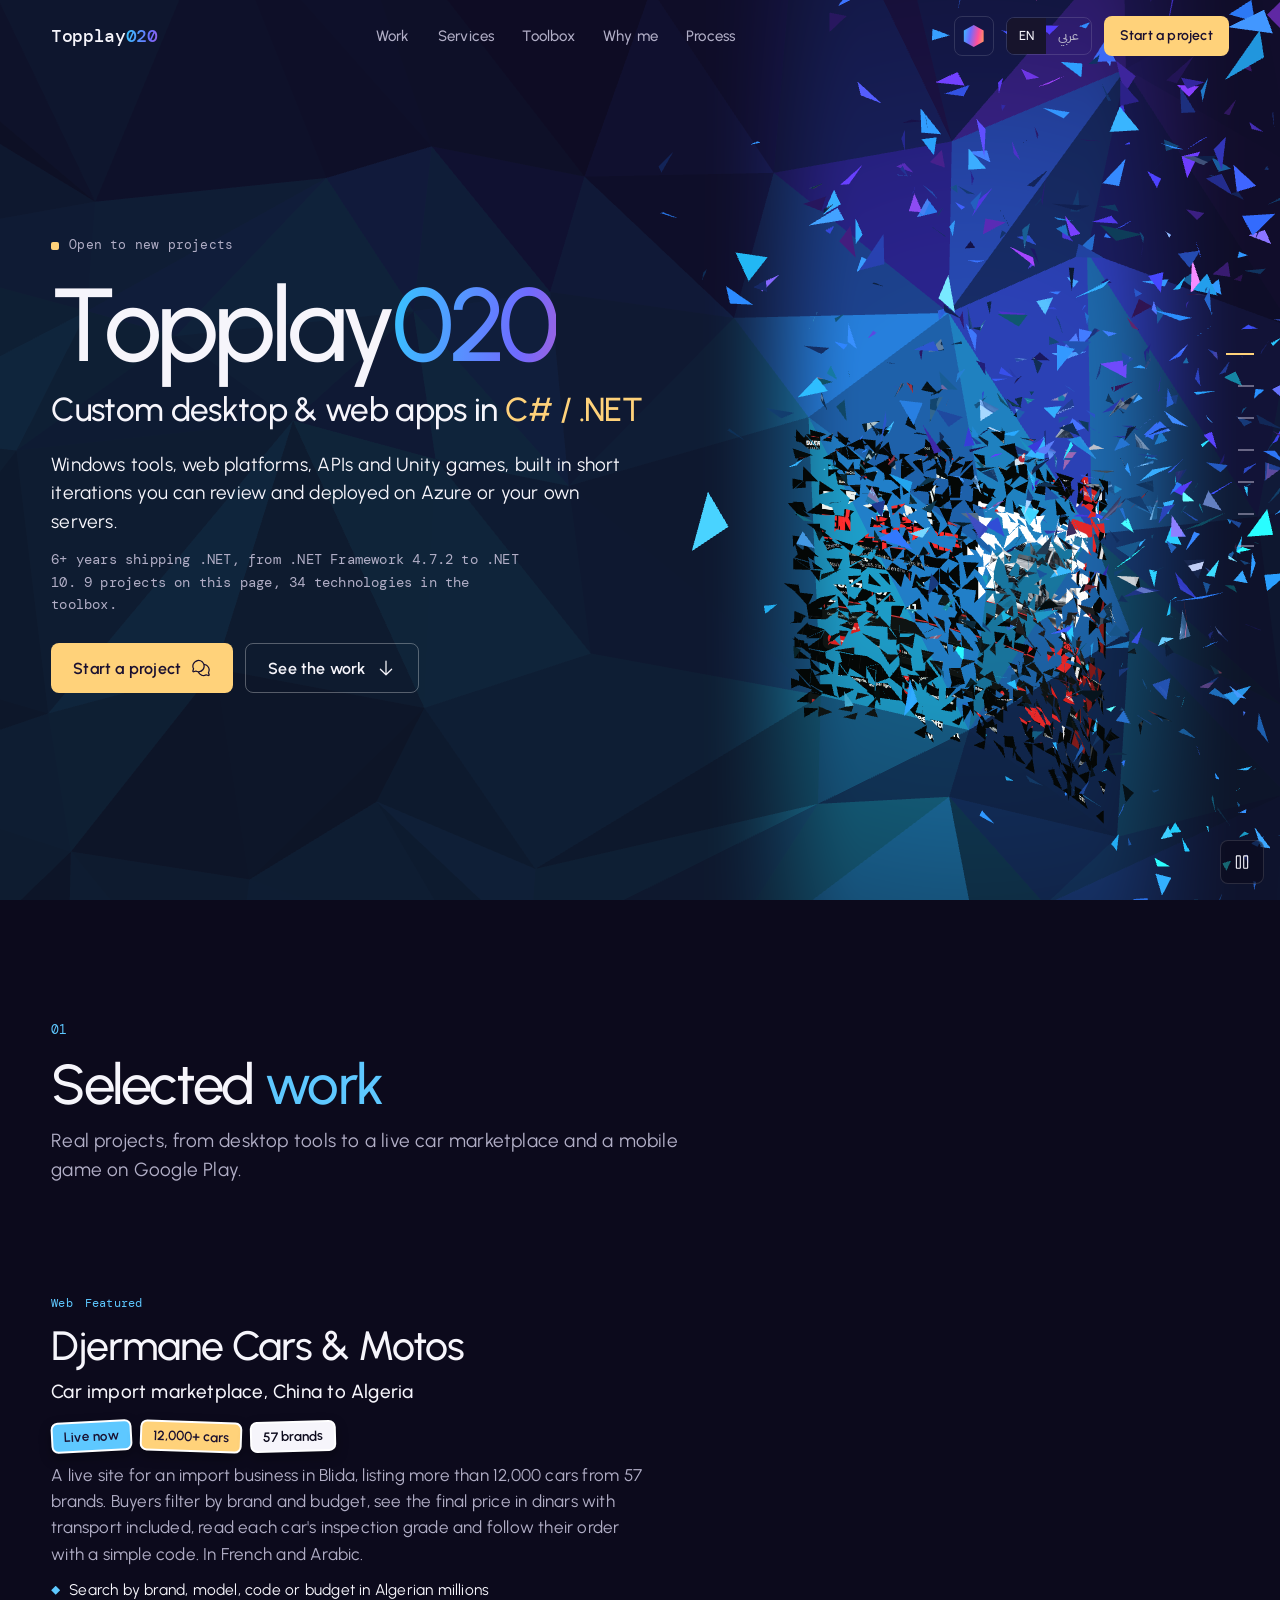
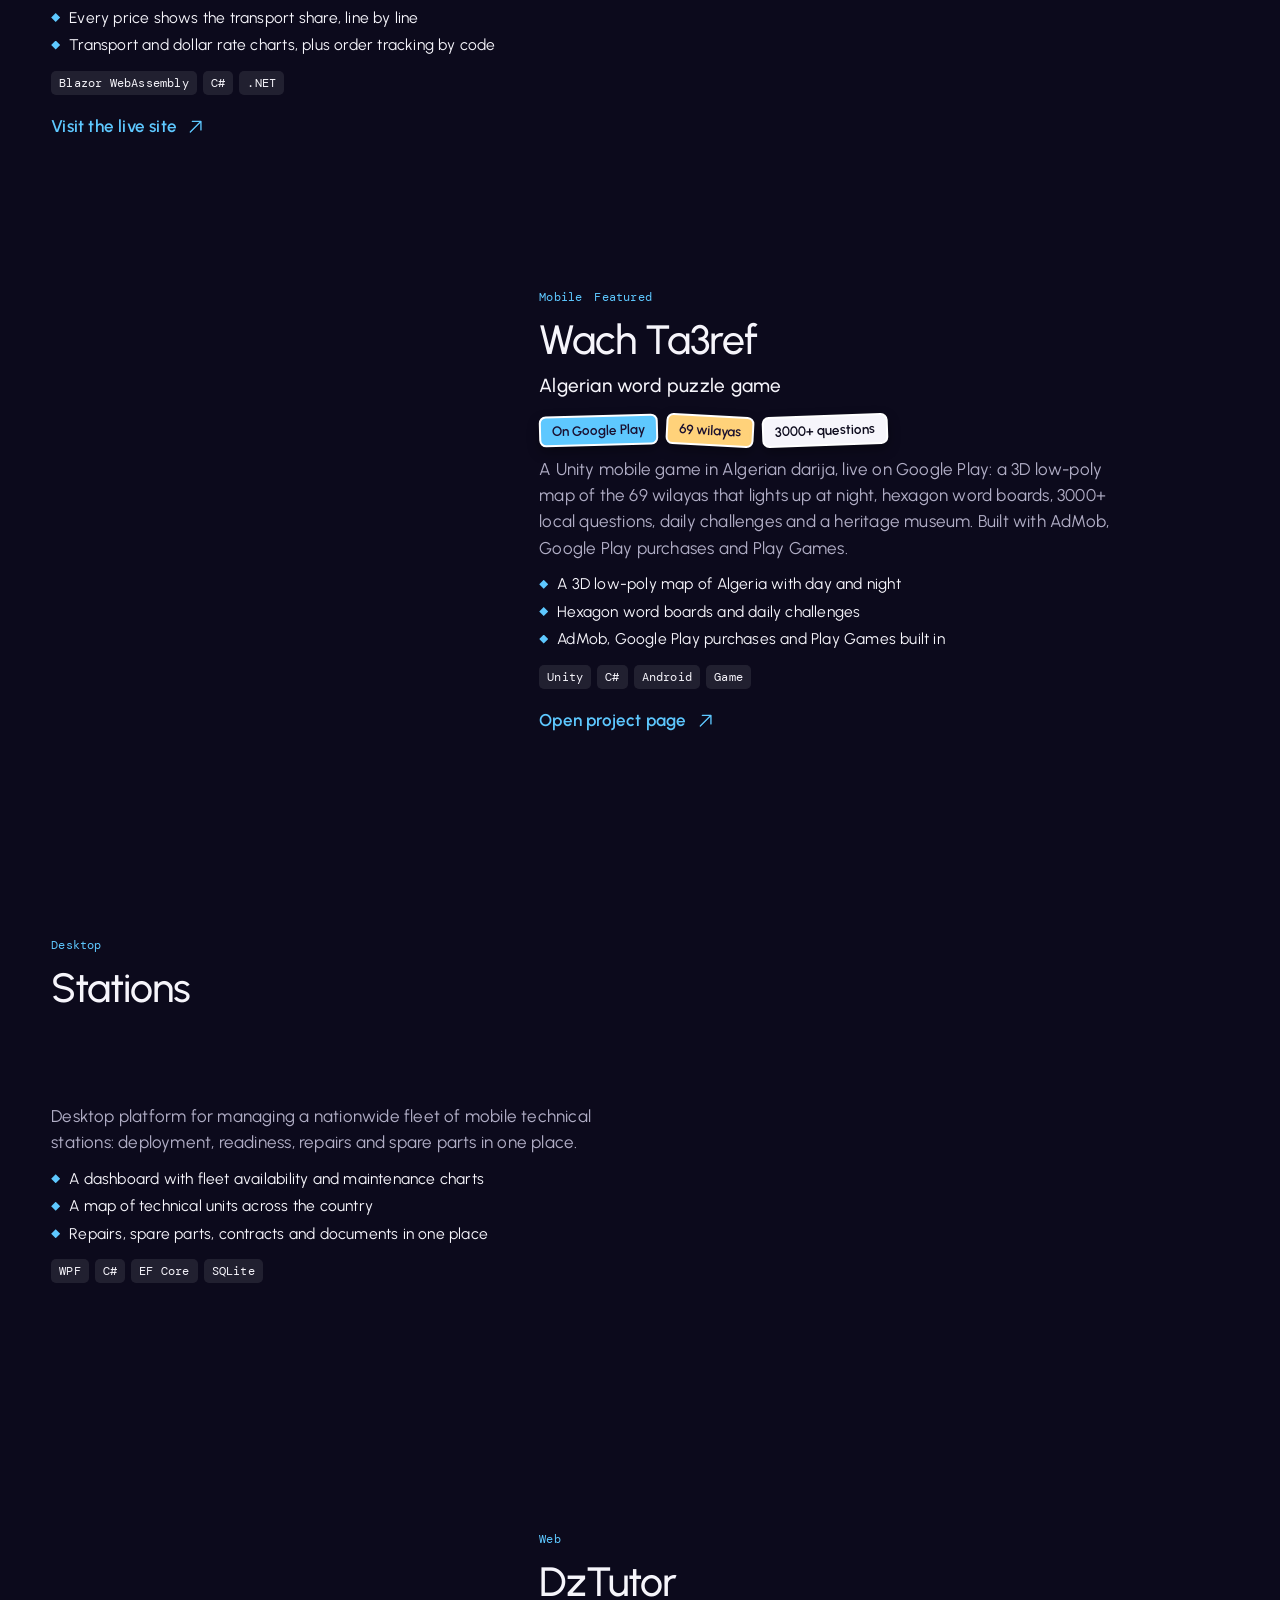
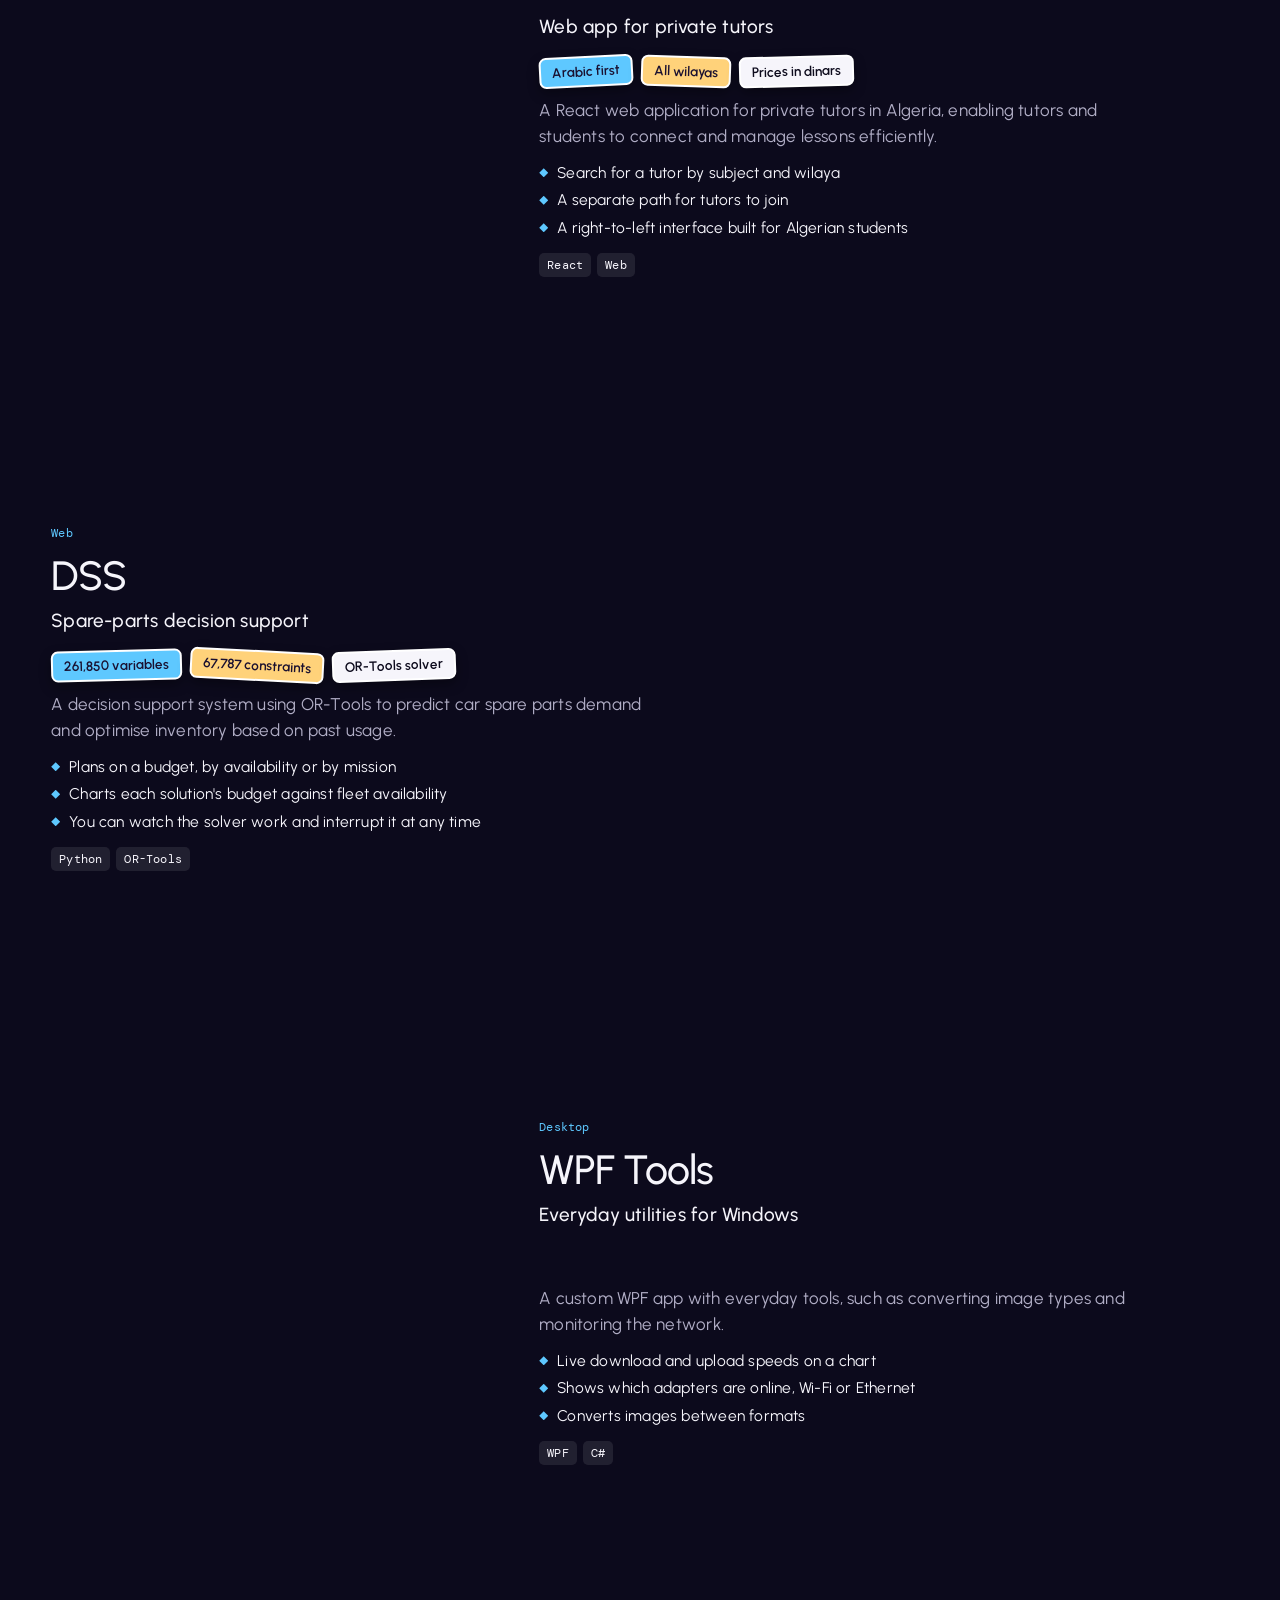
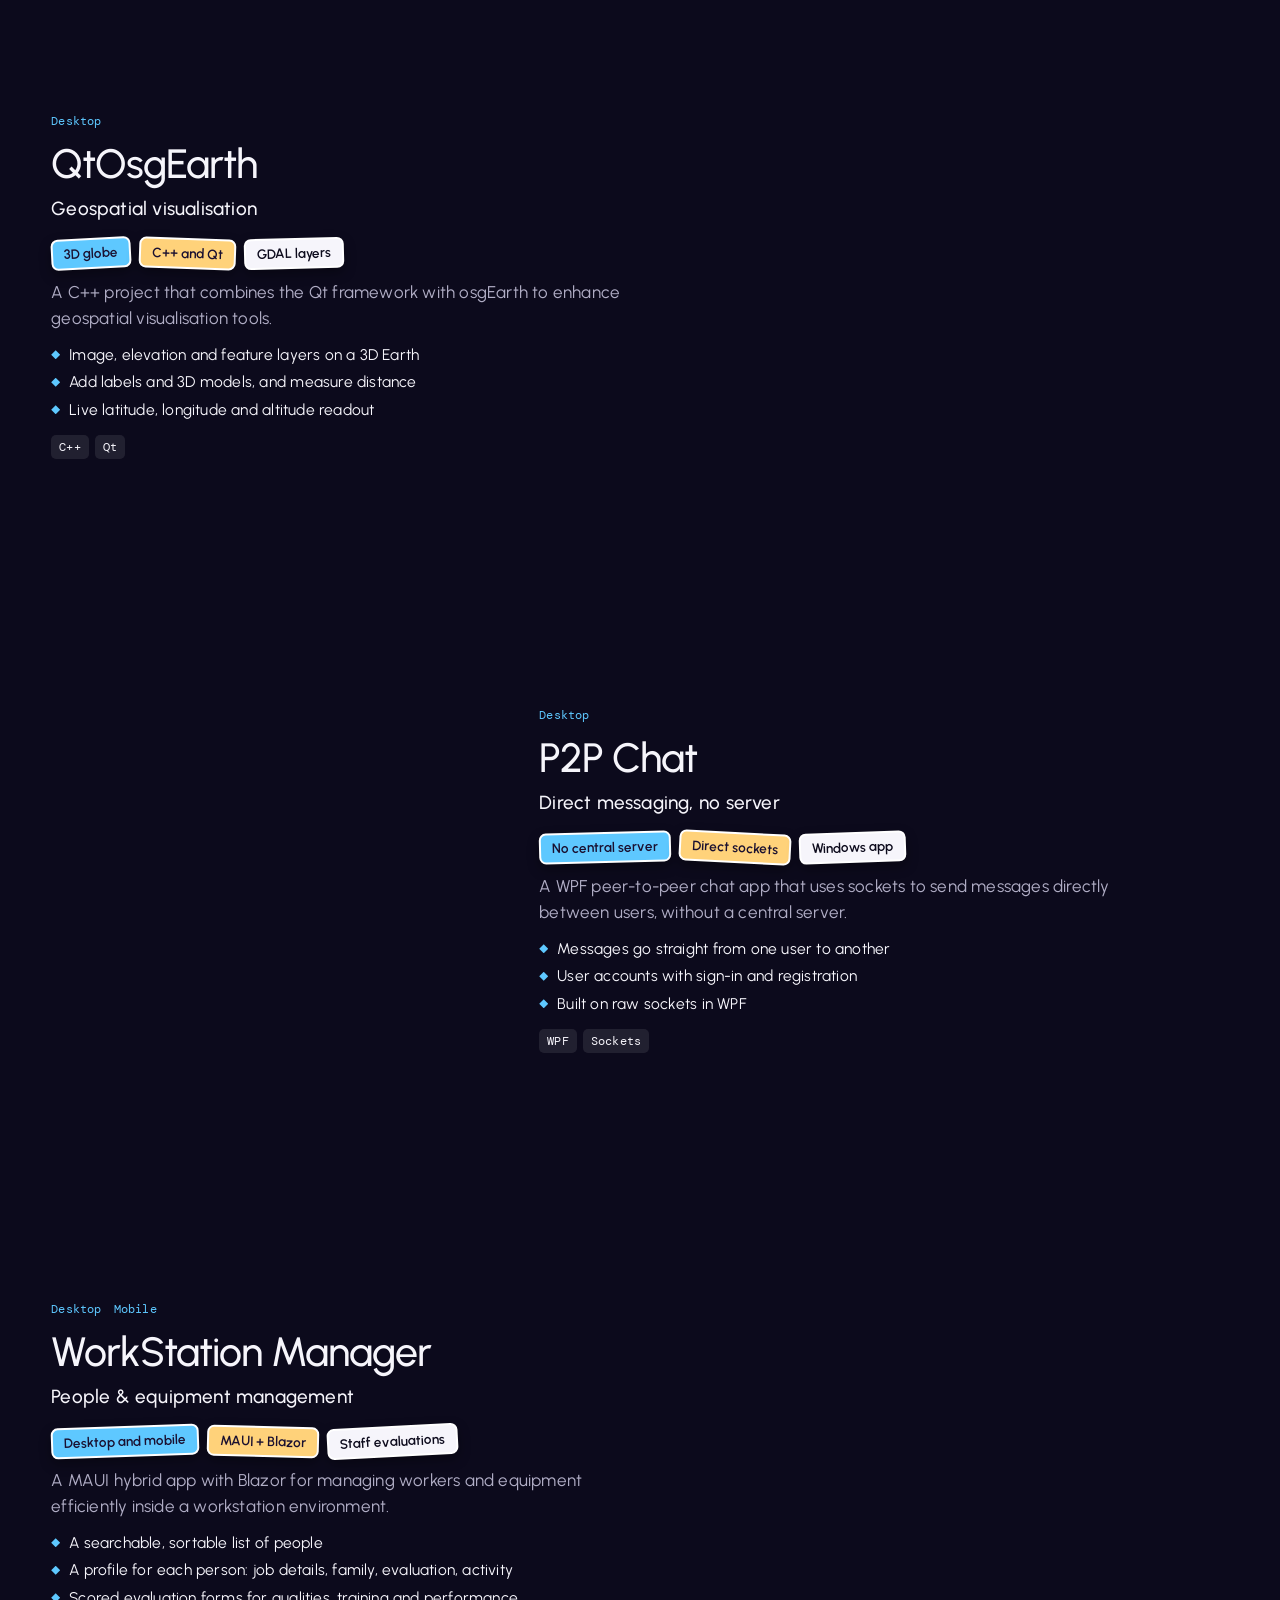
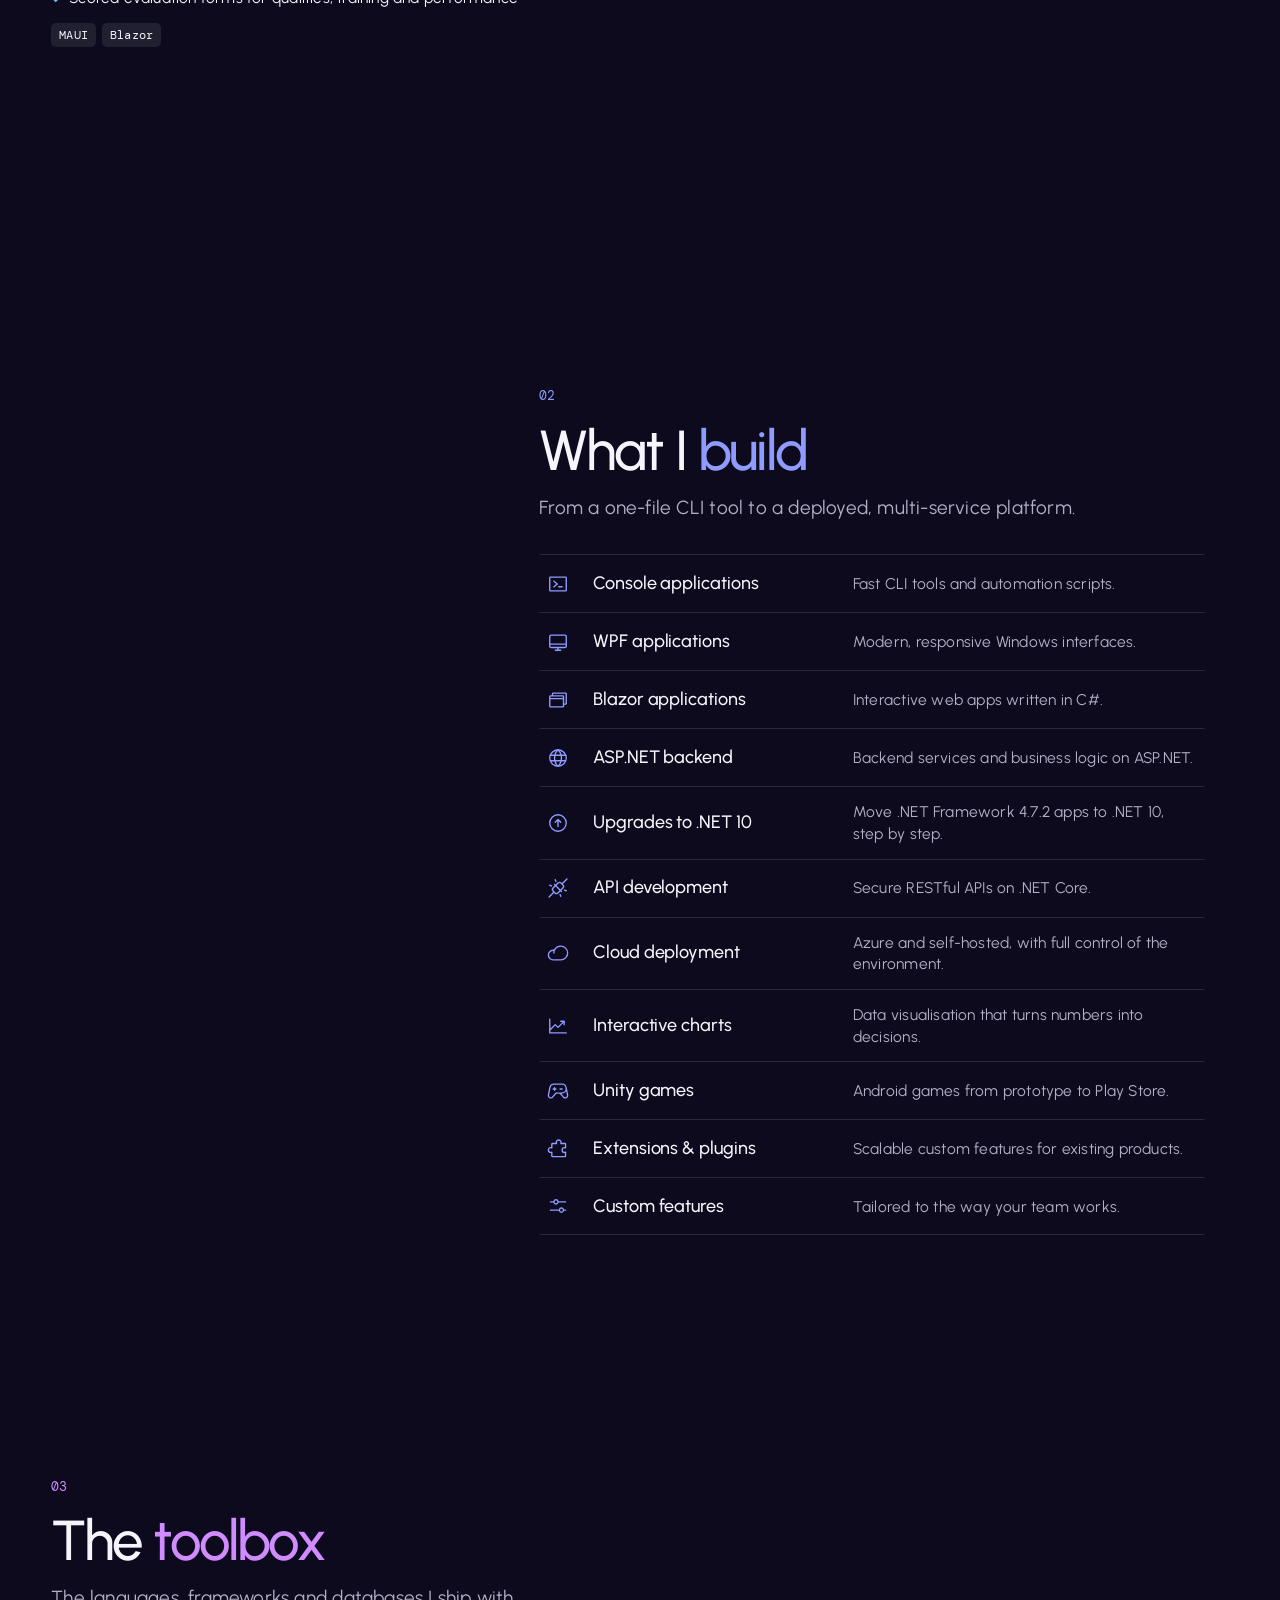
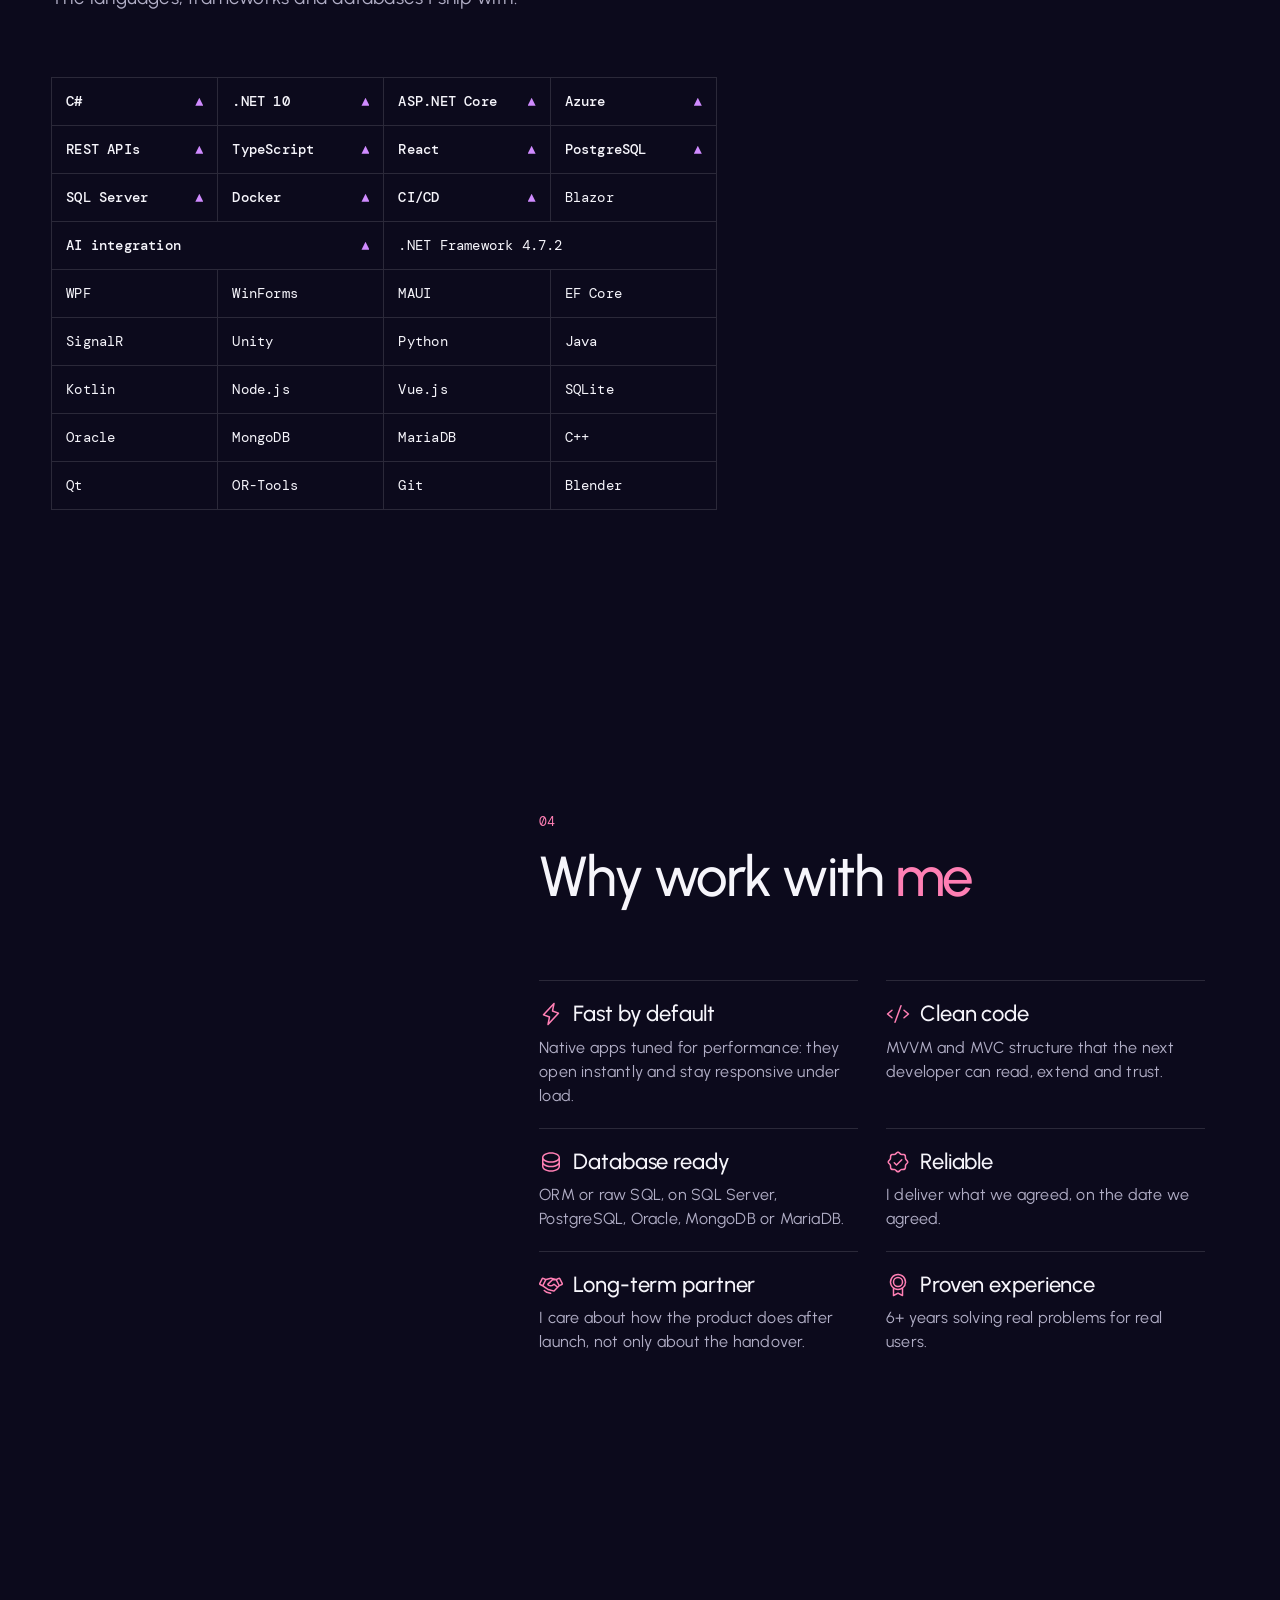
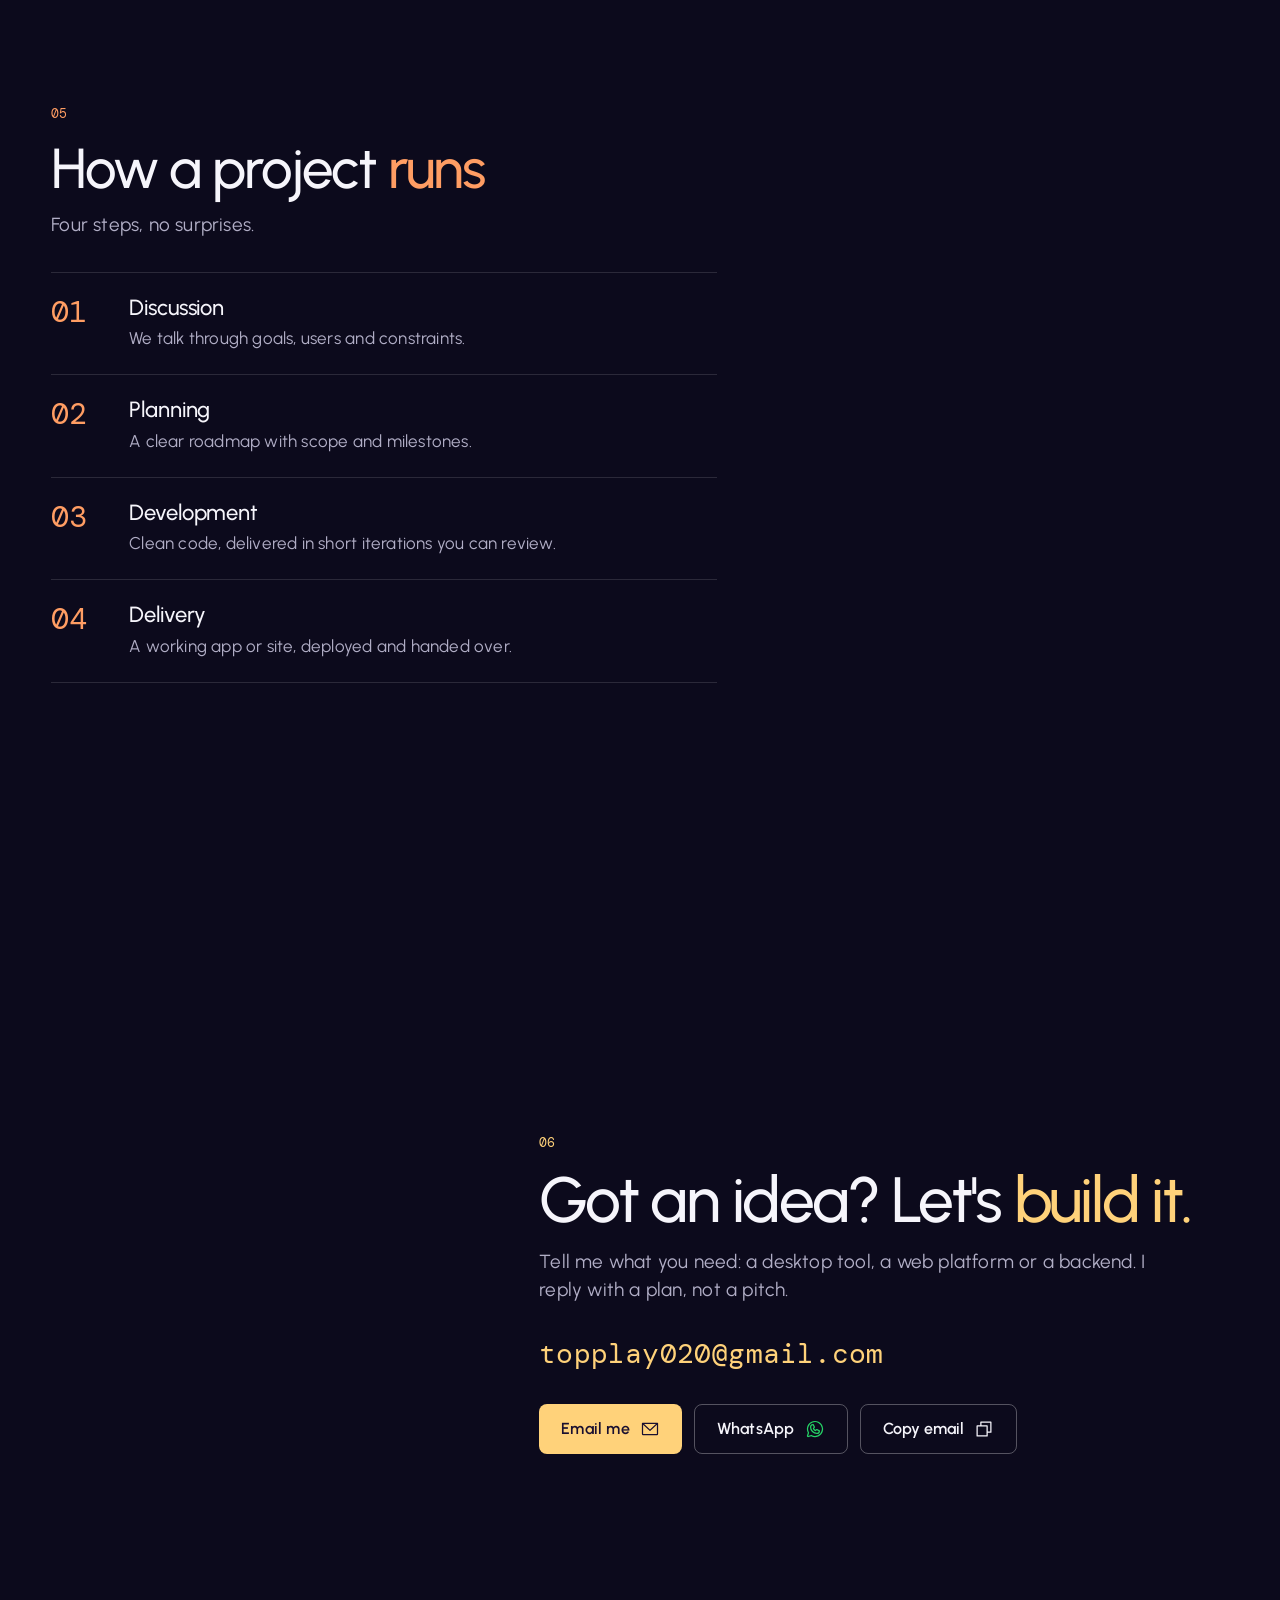
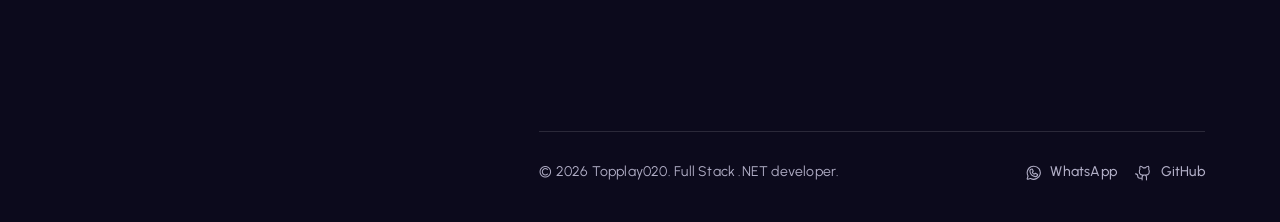
<file: Portfolio/index.html>
<!DOCTYPE html>
<html lang="en" dir="ltr">

<head>
    <meta charset="UTF-8">
    <meta name="viewport" content="width=device-width, initial-scale=1">
    <title>Topplay020 · Custom desktop &amp; web apps in C# / .NET</title>
    <meta name="description" content="Topplay020 builds custom C# and .NET software for Windows and the web: WPF, Blazor, ASP.NET, REST APIs, Unity games and cloud deployment.">
    <meta name="theme-color" content="#0c0a1c">
    <meta name="color-scheme" content="dark">
    <link rel="canonical" href="https://topplay020.github.io/Portfolio/">

    <meta property="og:type" content="website">
    <meta property="og:site_name" content="Topplay020">
    <meta property="og:url" content="https://topplay020.github.io/Portfolio/">
    <meta property="og:title" content="Topplay020 · Custom desktop &amp; web apps in C# / .NET">
    <meta property="og:description" content="Windows tools, web platforms, APIs and Unity games, built in C# and .NET.">
    <meta property="og:image" content="https://topplay020.github.io/Portfolio/Assets/og.jpg">
    <meta property="og:image:width" content="1200">
    <meta property="og:image:height" content="630">
    <meta property="og:image:alt" content="Topplay020: a low-poly crystal over a faceted blue, pink and gold gradient">
    <meta name="twitter:card" content="summary_large_image">

    <link rel="icon" href="Assets/favicon.ico" sizes="any">
    <link rel="apple-touch-icon" href="Assets/apple-touch-icon.png">
    <link rel="preconnect" href="https://fonts.googleapis.com">
    <link rel="preconnect" href="https://fonts.gstatic.com" crossorigin>
    <link rel="preload" href="data.json" as="fetch" crossorigin>
    <link rel="preload" href="Assets/scene-poster.webp" as="image" type="image/webp">
    <link rel="stylesheet" href="https://fonts.googleapis.com/css2?family=Urbanist:wght@400..600&family=DM+Mono:wght@400;500&family=IBM+Plex+Sans+Arabic:wght@400;500;600&display=swap">
    <link rel="stylesheet" href="Assets/site.css">

    <script type="application/ld+json">
    {
        "@context": "https://schema.org",
        "@type": "Organization",
        "name": "Topplay020",
        "url": "https://topplay020.github.io/Portfolio/",
        "logo": "https://topplay020.github.io/Portfolio/Assets/apple-touch-icon.png",
        "email": "topplay020@gmail.com",
        "description": "Custom desktop and web apps in C# / .NET.",
        "sameAs": ["https://github.com/TopPlay020"],
        "knowsAbout": ["C#", ".NET", "ASP.NET", "WPF", "Blazor", "REST APIs", "Unity", "SQL Server", "PostgreSQL", "Azure"]
    }
    </script>
    <script>
        // Language and direction before first paint, so Arabic visitors never see the page flip.
        (function () {
            var q = new URLSearchParams(location.search).get('lang'), s = null;
            try { s = localStorage.getItem('lang'); } catch (e) { /* storage blocked */ }
            var l = q === 'ar' || q === 'en' ? q : s === 'ar' || s === 'en' ? s : (navigator.language || 'en').toLowerCase().indexOf('ar') === 0 ? 'ar' : 'en';
            document.documentElement.lang = l;
            document.documentElement.dir = l === 'ar' ? 'rtl' : 'ltr';
            var t = null;
            try { t = localStorage.getItem('theme'); } catch (e) { /* storage blocked */ }
            document.documentElement.setAttribute('data-theme', /^(prism|ember|aurora|arctic|paper)$/.test(t) ? t : 'prism');
        })();
    </script>
    <noscript><style>[data-enter] { opacity: 1 !important; transform: none !important; } html[lang="ar"] .hero .col { visibility: visible !important; } .noscript-hide { display: none !important; }</style></noscript>
</head>

<body>
    <a class="skip" href="#main" id="skipLink">Skip to content</a>
    <div id="progress" aria-hidden="true"></div>
    <div id="themeRim" aria-hidden="true"></div>

    <!-- The low-poly world. Fixed behind the page; the poster holds its place until the first frame is drawn. -->
    <img id="poster" src="Assets/scene-poster.webp" alt="" width="806" height="900" fetchpriority="high" decoding="async">
    <canvas id="scene" aria-hidden="true"></canvas>

    <header class="nav" id="nav">
        <a href="#home" class="brand" id="brand"><span>Topplay</span><b>020</b></a>
        <nav class="nav-links noscript-hide" id="navLinks" aria-label="Primary"></nav>
        <div class="nav-end noscript-hide">
            <div class="theme" id="themeBox">
                <button type="button" class="theme-btn" id="themeBtn" aria-expanded="false" aria-controls="themeMenu" aria-label="Theme"><span class="hexa"></span></button>
                <div class="theme-menu" id="themeMenu" role="group" aria-label="Theme" hidden></div>
            </div>
            <div class="lang" role="group" aria-label="Language">
                <button type="button" data-lang="en" aria-pressed="true">EN</button>
                <button type="button" data-lang="ar" aria-pressed="false" lang="ar">عربي</button>
            </div>
            <a href="#contact" class="btn btn-primary btn-sm nav-cta" id="navCta"></a>
            <button type="button" class="menu-btn" id="menuBtn" aria-label="Menu" aria-expanded="false" aria-controls="mobile-menu">
                <svg class="i" aria-hidden="true"><use href="Assets/icons.svg#ph-list"></use></svg>
            </button>
        </div>
    </header>

    <div id="mobile-menu" aria-hidden="true" inert>
        <nav id="mobileLinks" aria-label="Mobile"></nav>
        <div class="m-foot">
            <div class="m-channels" id="mobileChannels"></div>
            <a class="m-mail" id="mobileMail" href="mailto:topplay020@gmail.com">topplay020@gmail.com</a>
        </div>
    </div>

    <nav id="floors" class="noscript-hide" aria-label="Sections"></nav>

    <main id="main">
        <section class="sec hero" id="home" aria-labelledby="heroTitle">
            <div class="window" aria-hidden="true"></div>
            <div class="sec-body">
                <div class="col">
                    <p class="badge" data-enter style="--i:0"><span class="dot"></span><span id="heroBadge">Open to new projects</span></p>
                    <h1 id="heroTitle" data-enter style="--i:1">
                        <span class="wm">Topplay<b>020</b></span>
                        <span class="h1-sub" id="heroSub">Custom desktop &amp; web apps in <em>C# / .NET</em></span>
                    </h1>
                    <p class="hero-desc" id="heroDesc" data-enter style="--i:2">Windows tools, web platforms, APIs and Unity games, built in short iterations you can review and deployed on Azure or your own servers.</p>
                    <p class="hero-fact" id="heroFact" data-enter style="--i:3"></p>
                    <div class="cta noscript-hide" data-enter style="--i:4">
                        <a id="heroPrimary" class="btn btn-primary" href="mailto:topplay020@gmail.com"></a>
                        <a id="heroSecondary" class="btn btn-ghost" href="#portfolio"></a>
                    </div>
                </div>
            </div>
        </section>

        <section class="sec" id="portfolio" aria-labelledby="portfolioTitle">
            <div class="window" aria-hidden="true"></div>
            <div class="sec-body">
                <div class="col">
                    <p class="floor" data-floor></p>
                    <h2 id="portfolioTitle"></h2>
                    <p class="lede" id="portfolioLede"></p>
                    <div class="rows" id="projects"></div>
                </div>
            </div>
        </section>

        <section class="sec" id="services" aria-labelledby="servicesTitle">
            <div class="window" aria-hidden="true"></div>
            <div class="sec-body">
                <div class="col">
                    <p class="floor" data-floor></p>
                    <h2 id="servicesTitle"></h2>
                    <p class="lede" id="servicesLede"></p>
                    <ul class="svc-list" id="servicesList"></ul>
                </div>
            </div>
        </section>

        <section class="sec" id="stack" aria-labelledby="stackTitle">
            <div class="window" aria-hidden="true"></div>
            <div class="sec-body">
                <div class="col">
                    <p class="floor" data-floor></p>
                    <h2 id="stackTitle"></h2>
                    <p class="lede" id="stackLede"></p>
                    <p class="legend" id="stackLegend"></p>
                    <ul class="chips" id="stackList"></ul>
                </div>
            </div>
        </section>

        <section class="sec" id="features" aria-labelledby="featuresTitle">
            <div class="window" aria-hidden="true"></div>
            <div class="sec-body">
                <div class="col">
                    <p class="floor" data-floor></p>
                    <h2 id="featuresTitle"></h2>
                    <p class="lede" id="featuresLede"></p>
                    <ul class="why" id="featuresGrid"></ul>
                </div>
            </div>
        </section>

        <section class="sec" id="process" aria-labelledby="processTitle">
            <div class="window" aria-hidden="true"></div>
            <div class="sec-body">
                <div class="col">
                    <p class="floor" data-floor></p>
                    <h2 id="processTitle"></h2>
                    <p class="lede" id="processLede"></p>
                    <ol class="steps" id="steps"></ol>
                </div>
            </div>
        </section>

        <section class="sec contact" id="contact" aria-labelledby="contactTitle">
            <div class="window" aria-hidden="true"></div>
            <div class="sec-body">
                <div class="col">
                    <p class="floor" data-floor></p>
                    <h2 id="contactTitle"></h2>
                    <p class="lede" id="contactText"></p>
                    <a class="mail-big" id="mailBig" href="mailto:topplay020@gmail.com" data-hl="mail:0">topplay020@gmail.com</a>
                    <div class="cta noscript-hide">
                        <a id="contactPrimary" class="btn btn-primary" href="mailto:topplay020@gmail.com" data-hl="mail:0"></a>
                        <a id="contactWhatsApp" class="btn btn-ghost msg-wa" target="_blank" rel="noopener" hidden></a>
                        <a id="contactTelegram" class="btn btn-ghost msg-tg" target="_blank" rel="noopener" hidden></a>
                        <button type="button" id="copyMail" class="btn btn-ghost" data-hl="mail:0"></button>
                    </div>
                </div>
            </div>
        </section>
    </main>

    <footer class="foot">
        <div class="col">
            <p id="footerText">&copy; Topplay020. Full Stack .NET developer.</p>
            <div class="foot-social" id="footerSocial"><a href="https://github.com/TopPlay020" rel="noopener">GitHub</a></div>
        </div>
    </footer>

    <button type="button" id="motionBtn" aria-pressed="false"><svg class="i" aria-hidden="true"><use href="Assets/icons.svg#ph-pause"></use></svg></button>
    <div id="toast" role="status" aria-live="polite"></div>

    <script src="Assets/site.js" defer></script>
</body>

</html>
</file>
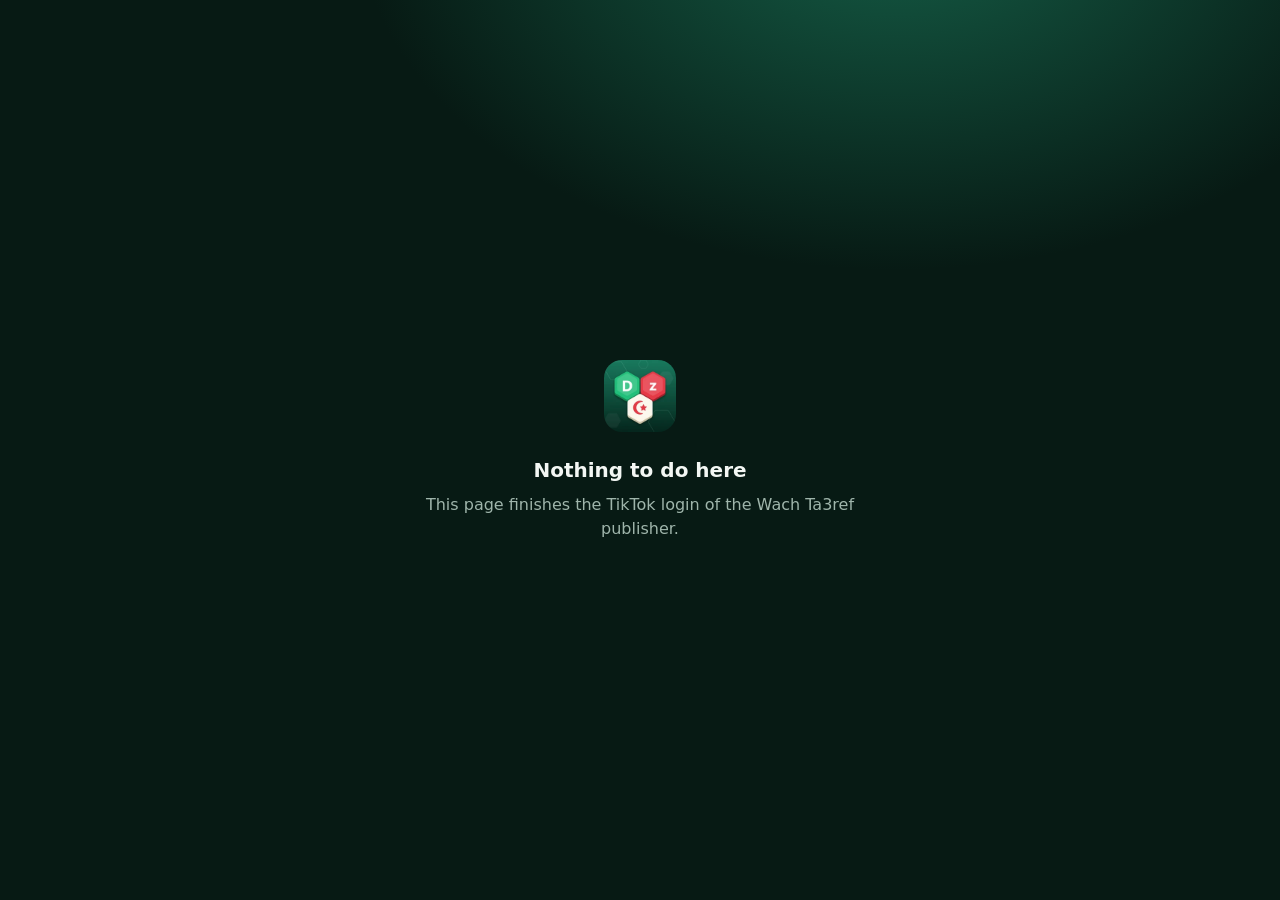
<file: Portfolio/tiktok-callback.html>
<!DOCTYPE html>
<html lang="en">

<head>
    <meta charset="utf-8">
    <meta name="viewport" content="width=device-width, initial-scale=1">
    <meta name="robots" content="noindex">
    <meta name="referrer" content="no-referrer">
    <title>Wach Ta3ref · TikTok</title>
    <link rel="icon" href="wach-taaref/icon.webp" type="image/webp">
    <style>
        body { margin: 0; min-height: 100vh; display: grid; place-items: center; font: 16px/1.5 system-ui, "Segoe UI", sans-serif;
               color: #f3f7f4; background: radial-gradient(900px 600px at 70% -10%, #155e47 0%, transparent 60%), #071a14; }
        main { max-width: 440px; padding: 32px; text-align: center; }
        img { width: 72px; height: 72px; border-radius: 18px; }
        h1 { font-size: 20px; margin: 16px 0 8px; }
        p { color: #9fb5ab; margin: 0; }
        [hidden] { display: none !important; }
    </style>
</head>

<body>
    <main>
        <img src="wach-taaref/icon.webp" alt="">
        <h1 id="title">Connecting TikTok…</h1>
        <p id="text">Going back to the Wach Ta3ref publisher on this computer.</p>
    </main>
    <script>
        // TikTok sends the login back here (it only accepts https). The publisher runs on this computer
        // (http://127.0.0.1:8790), so hand the answer to it; nothing is kept or sent anywhere else.
        (function () {
            var q = new URLSearchParams(location.search);
            if (!q.get("state") || !(q.get("code") || q.get("error"))) {
                document.getElementById("title").textContent = "Nothing to do here";
                document.getElementById("text").textContent = "This page finishes the TikTok login of the Wach Ta3ref publisher.";
                return;
            }
            history.replaceState(null, "", location.pathname);       // the code leaves the address bar
            setTimeout(function () {
                document.getElementById("title").textContent = "Is the publisher running?";
                document.getElementById("text").textContent = "Start Tools/Social/start.bat, then press «Connect TikTok» again.";
            }, 4000);
            location.replace("http://127.0.0.1:8790/tiktok/callback?" + q.toString());
        })();
    </script>
</body>

</html>
</file>
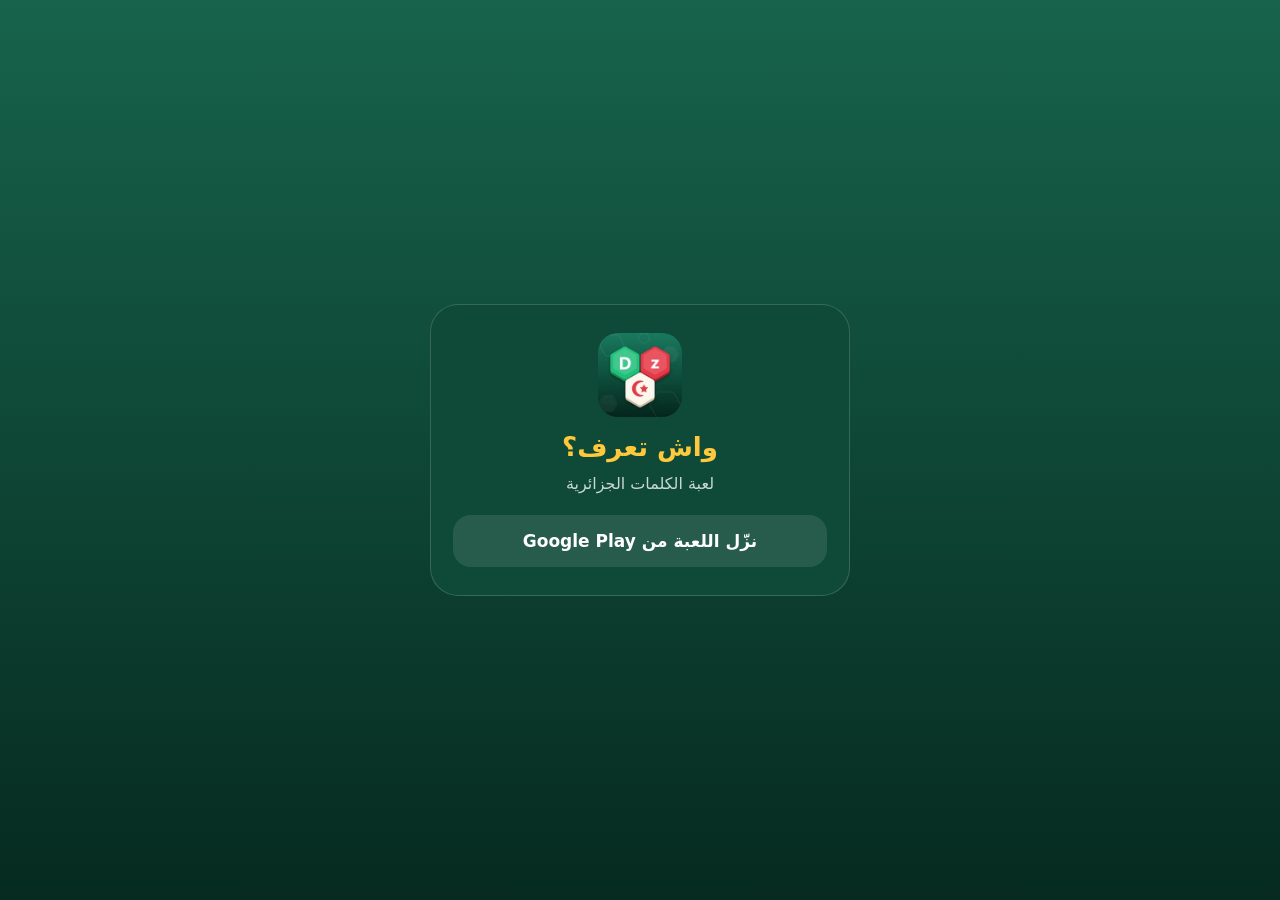
<file: Portfolio/wach-taaref/challenge.html>
<!DOCTYPE html>
<html lang="ar" dir="rtl">

<head>
    <meta charset="utf-8">
    <meta name="viewport" content="width=device-width, initial-scale=1">
    <title>صاحبك تحدّاك في «واش تعرف؟»</title>
    <meta name="description" content="نفس الأسئلة تستناك. افتح اللعبة وشوف شكون يغلب.">
    <meta name="theme-color" content="#062a1f">
    <meta name="robots" content="noindex">
    <meta property="og:title" content="صاحبك تحدّاك في «واش تعرف؟»">
    <meta property="og:description" content="نفس الأسئلة تستناك. افتح اللعبة وشوف شكون يغلب.">
    <meta property="og:image" content="https://topplay020.github.io/Portfolio/wach-taaref/og.jpg">
    <meta property="og:type" content="website">
    <link rel="icon" href="icon.webp" type="image/webp">
    <style>
        :root {
            color-scheme: dark;
            --ground: #062a1f;
            --card: #0f4a38;
            --line: rgba(255, 255, 255, .16);
            --gold: #ffc93c;
            --green: #22c07a;
            --green-edge: #148a55;
            --text: #fff;
            --soft: rgba(255, 255, 255, .78);
        }

        * { box-sizing: border-box; }

        body {
            margin: 0;
            min-height: 100vh;
            display: flex;
            align-items: center;
            justify-content: center;
            padding: 16px;
            background: linear-gradient(180deg, #17634c, var(--ground));
            color: var(--text);
            font-family: system-ui, -apple-system, "Segoe UI", "Noto Sans Arabic", Tahoma, sans-serif;
            text-align: center;
        }

        main {
            width: 100%;
            max-width: 420px;
            padding: 28px 22px;
            background: var(--card);
            border: 1px solid var(--line);
            border-radius: 28px;
        }

        img { display: block; margin: 0 auto 14px; border-radius: 20px; }

        h1 { margin: 0 0 6px; font-size: 26px; line-height: 1.3; color: var(--gold); }

        p { margin: 0 0 18px; color: var(--soft); font-size: 16px; line-height: 1.6; }

        .code {
            margin: 0 0 18px;
            padding: 14px 8px;
            background: rgba(255, 255, 255, .07);
            border-radius: 18px;
            color: var(--gold);
            font-size: 26px;
            font-weight: 700;
            letter-spacing: .04em;
            direction: ltr;
            font-variant-numeric: tabular-nums;
        }

        a.button {
            display: block;
            margin: 0 0 12px;
            padding: 16px 12px;
            border-radius: 18px;
            background: var(--green);
            box-shadow: 0 5px 0 var(--green-edge);
            color: #fff;
            font-size: 20px;
            font-weight: 700;
            text-decoration: none;
        }

        a.button.second {
            margin-top: 18px;
            margin-bottom: 0;
            background: rgba(255, 255, 255, .1);
            box-shadow: none;
            font-size: 17px;
        }

        small { display: block; margin-top: 12px; color: var(--soft); font-size: 14px; line-height: 1.6; }

        [hidden] { display: none !important; }
    </style>
</head>

<body>
    <main>
        <img src="icon.webp" alt="" width="84" height="84">
        <h1 id="title">صاحبك تحدّاك!</h1>
        <p id="words">نفس الأسئلة تستناك، شوف شكون يغلب.</p>
        <div class="code" id="code" hidden></div>
        <a class="button" id="open" href="#" hidden>افتح اللعبة</a>
        <a class="button second" id="store" href="https://play.google.com/store/apps/details?id=com.wachtaaref.game">نزّل اللعبة من Google Play</a>
        <small id="note" hidden>ما عندكش اللعبة؟ نزّلها، والكود يتنسخ وحدو: تلقاه في «تحدّى صاحبك».</small>
    </main>
    <script>
        (function () {
            var PACKAGE = 'com.wachtaaref.game', STORE = 'https://play.google.com/store/apps/details?id=' + PACKAGE;
            var digits = (new URLSearchParams(location.search).get('code') || '').replace(/\D/g, '');
            if (digits.length !== 12) {
                document.getElementById('title').textContent = 'واش تعرف؟';
                document.getElementById('words').textContent = 'لعبة الكلمات الجزائرية';
                return;
            }
            var grouped = digits.replace(/(\d{4})(?=\d)/g, '$1 ');
            var path = 'intent://challenge?code=' + digits + '#Intent;scheme=wachtaaref;action=android.intent.action.VIEW;';
            var code = document.getElementById('code'), open = document.getElementById('open'), store = document.getElementById('store');
            code.textContent = grouped;
            code.hidden = false;
            document.getElementById('note').hidden = false;

            // The code stays in the clipboard, for a player who still has to install the game: «تحدّى صاحبك» finds it there.
            function keepCode() {
                if (navigator.clipboard && navigator.clipboard.writeText) navigator.clipboard.writeText(grouped).catch(function () { });
            }
            store.addEventListener('click', keepCode);

            if (!/android/i.test(navigator.userAgent)) return; // (the game is on Android only: the code to read, and the store's page)
            open.href = path + 'package=' + PACKAGE + ';S.browser_fallback_url=' + encodeURIComponent(STORE) + ';end';
            open.hidden = false;
            open.addEventListener('click', keepCode);
            // Into the game at once when it is there; without it nothing happens and this page stays (no package, no fallback: no jump to the store).
            location.replace(path + 'end');
        })();
    </script>
</body>

</html>
</file>
<file: Portfolio/Assets/site.css>
/* ==========================================================================
   topplay020 · Portfolio
   Five themes, each a ground and a low-poly gradient that runs down the page. Urbanist + DM Mono + IBM Plex Sans Arabic.
   Logical properties throughout, so EN (LTR) and AR (RTL) share one stylesheet.
   The page sits on top of a fixed WebGL canvas: at 1000px and up the words hold
   one column and the tower stands in the free side; below that, each section
   opens with a transparent "window" onto the tower and its words sit on solid ground.
   ========================================================================== */

:root {
    --hl: var(--accent);
    --f-display: "Urbanist", "IBM Plex Sans Arabic", system-ui, sans-serif;
    --f-body: "Urbanist", "IBM Plex Sans Arabic", system-ui, sans-serif;
    --f-mono: "DM Mono", "IBM Plex Sans Arabic", ui-monospace, monospace;

    --ease: cubic-bezier(.16, 1, .3, 1);
    --gutter: clamp(20px, 4vw, 64px);
    --radius: 10px;
    --nav-h: 72px;
}


/* ---------- Themes: every colour of the page and the 3D comes from these tokens ---------- */
:root, [data-theme="prism"] {
    color-scheme: dark;
    --bg: #0c0a1c; --surface: #17142c; --ink: #f6f5fb; --muted: #b1aec6; --line: rgba(255, 255, 255, .13);
    --accent: #ffd27a; --accent-hover: #ffe09f; --on-accent: #1a1030; --glow: #ffd27a;
    --grad: linear-gradient(100deg, #35c8ff, #6f6bff 34%, #ff4f9a 66%, #ffb04f);
    --pal: #21d1ff, #2b85ff, #3833d1, #7a33d9, #eb61b8, #ff216b, #ff8047, #ffd67a;
    --hl-work: #5ec8ff; --hl-services: #8f9bff; --hl-stack: #d08bff; --hl-features: #ff7fb4; --hl-process: #ff9d63; --hl-contact: #ffd27a;
    --nav-bg: rgba(12, 10, 28, .74); --nav-solid: rgba(12, 10, 28, .88); --glass: rgba(12, 10, 28, .62); --hover: rgba(23, 20, 44, .8);
    --ghost: rgba(255, 255, 255, .3); --tag: rgba(255, 255, 255, .09); --sticker-ink: #1a1030; --sticker-edge: #fff;
    --poster-filter: none; --poster-op: 1;
}
[data-theme="ember"] {
    color-scheme: dark;
    --bg: #130806; --surface: #231210; --ink: #fbf4ef; --muted: #c4afa6; --line: rgba(255, 255, 255, .13);
    --accent: #ffb24d; --accent-hover: #ffc978; --on-accent: #220c04; --glow: #ffb24d;
    --grad: linear-gradient(100deg, #ff3d55, #ff6a3d 40%, #ff9a3d 70%, #ffd166);
    --pal: #8c1a2e, #cc1f29, #f2451f, #ff731a, #ff9e29, #ffc247, #ffdb80, #fff0b8;
    --hl-work: #ff7a6b; --hl-services: #ff8a57; --hl-stack: #ff9f4a; --hl-features: #ffb84d; --hl-process: #ffcc66; --hl-contact: #ffe08a;
    --nav-bg: rgba(19, 8, 6, .74); --nav-solid: rgba(19, 8, 6, .88); --glass: rgba(19, 8, 6, .62); --hover: rgba(35, 18, 16, .8);
    --ghost: rgba(255, 255, 255, .3); --tag: rgba(255, 255, 255, .09); --sticker-ink: #220c04; --sticker-edge: #fff;
    --poster-filter: hue-rotate(115deg) saturate(1.2); --poster-op: 1;
}
[data-theme="aurora"] {
    color-scheme: dark;
    --bg: #04120f; --surface: #0c211c; --ink: #f1fbf7; --muted: #a5c2b8; --line: rgba(255, 255, 255, .13);
    --accent: #5ff0b0; --accent-hover: #8ff7c9; --on-accent: #04201a; --glow: #5ff0b0;
    --grad: linear-gradient(100deg, #1ee3c0, #3df08a 40%, #a6f24d 70%, #4dc9ff);
    --pal: #067373, #089e8c, #0dc78c, #29e085, #66ed73, #9ef26b, #4dd9d9, #73b3ff;
    --hl-work: #4de8c8; --hl-services: #57ec9f; --hl-stack: #8ef07a; --hl-features: #bdf26b; --hl-process: #66dfe6; --hl-contact: #8cc4ff;
    --nav-bg: rgba(4, 18, 15, .74); --nav-solid: rgba(4, 18, 15, .88); --glass: rgba(4, 18, 15, .62); --hover: rgba(12, 33, 28, .8);
    --ghost: rgba(255, 255, 255, .3); --tag: rgba(255, 255, 255, .09); --sticker-ink: #04201a; --sticker-edge: #fff;
    --poster-filter: hue-rotate(250deg) saturate(1.1); --poster-op: 1;
}
[data-theme="arctic"] {
    color-scheme: dark;
    --bg: #06111f; --surface: #0e1f33; --ink: #f2f8fd; --muted: #a8bdd0; --line: rgba(255, 255, 255, .14);
    --accent: #7fd8ff; --accent-hover: #abe6ff; --on-accent: #04182b; --glow: #7fd8ff;
    --grad: linear-gradient(100deg, #2f7dff, #3db4ff 45%, #8fe3ff 75%, #e6f8ff);
    --pal: #0a296b, #0f479e, #146bcc, #1f94eb, #38bdfa, #73d9ff, #b3edff, #e6faff;
    --hl-work: #5cb8ff; --hl-services: #6fc6ff; --hl-stack: #85d3ff; --hl-features: #9ddfff; --hl-process: #b8e9ff; --hl-contact: #d9f4ff;
    --nav-bg: rgba(6, 17, 31, .74); --nav-solid: rgba(6, 17, 31, .88); --glass: rgba(6, 17, 31, .62); --hover: rgba(14, 31, 51, .8);
    --ghost: rgba(255, 255, 255, .3); --tag: rgba(255, 255, 255, .1); --sticker-ink: #04182b; --sticker-edge: #fff;
    --poster-filter: hue-rotate(-40deg) saturate(.85); --poster-op: 1;
}
[data-theme="paper"] {
    color-scheme: light;
    --bg: #f4f1ea; --surface: #e8e3d8; --ink: #1b1726; --muted: #58536a; --line: rgba(27, 23, 38, .17);
    --accent: #3b2fd0; --accent-hover: #2c22ad; --on-accent: #fff; --glow: #3b2fd0;
    --grad: linear-gradient(100deg, #0a7fc4, #4a3fe0 36%, #d6246f 68%, #e0641a);
    --pal: #4db3f2, #598cf2, #8073e6, #b373e0, #f280b8, #ff8085, #ffa873, #ffd180;
    --hl-work: #07659e; --hl-services: #4a45c8; --hl-stack: #8530bf; --hl-features: #bf2869; --hl-process: #b94c15; --hl-contact: #7e5d00;
    --nav-bg: rgba(244, 241, 234, .78); --nav-solid: rgba(244, 241, 234, .92); --glass: rgba(244, 241, 234, .7); --hover: rgba(232, 227, 216, .85);
    --ghost: rgba(27, 23, 38, .36); --tag: rgba(27, 23, 38, .08); --sticker-ink: #fff; --sticker-edge: #fff;
    --poster-filter: saturate(.8); --poster-op: .22;
}

/* ---------- The theme picker ---------- */
.theme { position: relative; }
.theme-btn { display: inline-flex; align-items: center; justify-content: center; width: 40px; height: 40px; border: 1px solid var(--line); border-radius: 8px; transition: background-color .2s, border-color .2s; }
.theme-btn:hover, .theme-btn[aria-expanded="true"] { background: var(--surface); border-color: var(--ghost); }
.hexa { display: block; width: 22px; height: 22px; background: var(--grad); clip-path: polygon(50% 0, 95% 25%, 95% 75%, 50% 100%, 5% 75%, 5% 25%); transition: transform .5s var(--ease); }
.theme-btn:hover .hexa { transform: rotate(60deg) scale(1.1); }
.theme-menu { --ring: var(--ink); position: absolute; inset-block-start: calc(100% + 8px); inset-inline-end: 0; z-index: 2; display: flex; gap: 2px; padding: 5px; background: var(--surface); border: 1px solid var(--line); border-radius: 10px; box-shadow: 0 14px 34px rgba(0, 0, 0, .3); animation: themeIn .28s var(--ease); }
.theme-menu[hidden] { display: none; }
@keyframes themeIn { from { opacity: 0; transform: translateY(-6px) scale(.97); } }
.swatch { display: inline-flex; align-items: center; justify-content: center; width: 44px; height: 44px; border-radius: 7px; background: transparent; }
.swatch .hexa { width: 28px; height: 28px; }
.swatch:hover .hexa { transform: rotate(60deg) scale(1.12); }
.swatch[aria-pressed="true"] { box-shadow: inset 0 0 0 2px var(--ring); }

/* On a phone the menu centres under the nav, so it can never run off the screen. */
@media (max-width: 640px) {
    .theme { position: static; }
    .theme-menu { position: fixed; inset-block-start: calc(var(--nav-h) + 2px); inset-inline-end: auto; left: 50%; translate: -50% 0; }
}

/* ---------- The wave: the new theme is revealed outward from the click, by script ---------- */
::view-transition-old(root), ::view-transition-new(root) { animation: none; mix-blend-mode: normal; }
::view-transition-old(root) { z-index: 1; }
::view-transition-new(root) { z-index: 2; }
#themeRim { display: none; position: fixed; inset: 0; z-index: 90; pointer-events: none; background: var(--grad); view-transition-name: theme-rim; }
::view-transition-group(theme-rim) { z-index: 3; animation: none; }
::view-transition-old(theme-rim) { display: none; }
::view-transition-new(theme-rim) { animation: none; }

/* ---------- Stickers and details on each project ---------- */
.stickers { display: flex; flex-wrap: wrap; gap: 10px 8px; margin-block: 14px 4px; }
.sticker {
    --c: var(--hl);
    display: inline-block; padding: 5px 11px; background: var(--c); color: var(--sticker-ink);
    font-family: var(--f-display); font-size: 13.5px; font-weight: 600; line-height: 1.25; letter-spacing: 0;
    border: 2.5px solid var(--sticker-edge); border-radius: 7px;
    box-shadow: 0 5px 12px rgba(0, 0, 0, .34);
    transform: rotate(var(--r, 0deg));
    transition: transform .45s cubic-bezier(.2, 1.7, .3, 1), opacity .18s;
    transition-delay: calc(.2s + var(--k, 0) * 90ms);
}
.sticker:nth-child(2) { --c: var(--accent); }
.sticker:nth-child(3) { --c: var(--ink); --sticker-ink: var(--bg); }
[data-theme="paper"] .sticker:nth-child(2) { --sticker-ink: #fff; }
.sticker:hover { transform: rotate(calc(var(--r, 0deg) * -1)) scale(1.1); transition-delay: 0s; }
.anim .stickers[data-r]:not(.in) { opacity: 1; transform: none; }
.anim .stickers[data-r]:not(.in) .sticker { opacity: 0; transform: rotate(calc(var(--r, 0deg) * 4)) scale(1.45); }
.row-points { margin-block-start: 12px; display: grid; gap: 5px; }
.row-points li { position: relative; padding-inline-start: 18px; font-size: 15.5px; line-height: 1.45; color: var(--ink); }
.row-points li::before { content: ""; position: absolute; inset-inline-start: 0; inset-block-start: .42em; width: 9px; height: 9px; background: var(--hl); clip-path: polygon(50% 0, 100% 50%, 50% 100%, 0 50%); }

*, *::before, *::after { box-sizing: border-box; margin: 0; padding: 0; }

html {
    scroll-behavior: smooth;
    scroll-padding-top: calc(var(--nav-h) + 8px);
    -webkit-text-size-adjust: 100%;
    background: var(--bg);
}

body {
    font-family: var(--f-body);
    font-size: 17px;
    line-height: 1.6;
    letter-spacing: .012em;
    color: var(--ink);
    background: var(--bg);
    overflow-x: clip;
    -webkit-font-smoothing: antialiased;
}
html[lang="ar"] body { letter-spacing: 0; }

img, svg { display: block; max-width: 100%; }
a { color: inherit; text-decoration: none; }
button { font: inherit; color: inherit; background: none; border: 0; cursor: pointer; }
ul, ol { list-style: none; }
b, em { font-weight: inherit; font-style: normal; }
::selection { background: var(--accent); color: var(--on-accent); }
:focus-visible { outline: 2px solid var(--glow); outline-offset: 3px; border-radius: 4px; }

.i { width: 1.25em; height: 1.25em; fill: currentColor; flex: none; }

html[lang="ar"] body { line-height: 1.8; }

.skip {
    position: fixed; inset-block-start: 10px; inset-inline-start: 10px; z-index: 100;
    padding: 10px 16px; background: var(--ink); color: var(--on-accent); border-radius: 8px;
    transform: translateY(-200%); transition: transform .2s;
}
.skip:focus { transform: none; }

/* ---------- The tower ---------- */
#scene, #poster { position: fixed; inset: 0; width: 100%; height: 100lvh; pointer-events: none; }
#scene { z-index: 0; opacity: 0; transition: opacity .6s; display: block; }
#poster { z-index: 0; object-fit: cover; object-position: 50% 40%; transition: opacity .6s; filter: var(--poster-filter); opacity: var(--poster-op); }
.gl-on #scene { opacity: 1; }
.gl-on #poster { opacity: 0; }
.no-gl #scene { display: none; }

/* ---------- Nav ---------- */
.nav {
    position: fixed; inset-block-start: 0; inset-inline: 0; z-index: 20;
    height: var(--nav-h); padding-inline: var(--gutter);
    display: flex; align-items: center; justify-content: space-between; gap: 24px;
    transition: background-color .25s, box-shadow .25s;
}
.nav.scrolled { background: var(--nav-solid); box-shadow: 0 1px 0 var(--line); }
@supports (backdrop-filter: blur(1px)) {
    .nav.scrolled { background: var(--nav-bg); backdrop-filter: blur(12px); }
}

.brand { font-family: var(--f-mono); font-size: 18px; font-weight: 500; letter-spacing: -.02em; display: inline-flex; direction: ltr; }
.brand b, .wm b { background: var(--grad); background-size: 240% 100%; -webkit-background-clip: text; background-clip: text; color: transparent; animation: gradShift 7s ease-in-out infinite alternate; }
@keyframes gradShift { to { background-position: 100% 0; } }
.motion-off .brand b, .motion-off .wm b { animation-play-state: paused; }

.nav-links { display: flex; gap: 28px; }
.nav-links a {
    font-size: 15px; font-weight: 500; color: var(--muted); padding-block: 8px;
    background: linear-gradient(currentColor, currentColor) 0 100% / 0 1px no-repeat;
    transition: color .2s, background-size .25s var(--ease);
}
html[dir="rtl"] .nav-links a { background-position: 100% 100%; }
.nav-links a:hover, .nav-links a.active { color: var(--ink); background-size: 100% 1px; }

.nav-end { display: flex; align-items: center; gap: 12px; }
.lang { display: flex; border: 1px solid var(--line); border-radius: 8px; overflow: hidden; }
.lang button { min-height: 36px; padding-inline: 12px; font-size: 13px; font-weight: 500; color: var(--muted); transition: color .2s, background-color .2s; }
.lang button:hover { color: var(--ink); }
.lang button[aria-pressed="true"] { background: var(--surface); color: var(--ink); }

.menu-btn { display: none; width: 44px; height: 44px; align-items: center; justify-content: center; border: 1px solid var(--line); border-radius: 8px; }
.menu-btn .i { width: 22px; height: 22px; }

#mobile-menu {
    position: fixed; inset: 0; z-index: 15; background: var(--bg);
    padding: calc(var(--nav-h) + 24px) var(--gutter) 32px;
    display: flex; flex-direction: column; justify-content: space-between;
    opacity: 0; visibility: hidden; transition: opacity .2s, visibility .2s;
}
#mobile-menu.open { opacity: 1; visibility: visible; }
#mobileLinks a {
    display: flex; align-items: baseline; gap: 14px; padding-block: 12px;
    font-family: var(--f-display); font-size: 34px; font-weight: 500; letter-spacing: -.02em;
    border-block-end: 1px solid var(--line);
}
#mobileLinks small { font-family: var(--f-mono); font-size: 13px; color: var(--accent); letter-spacing: 0; }
.m-channels { display: flex; flex-wrap: wrap; gap: 8px 18px; }
.m-channels:empty { display: none; }
.m-channels a { display: inline-flex; align-items: center; gap: 8px; min-height: 44px; font-weight: 600; }
.m-mail { display: block; font-family: var(--f-mono); font-size: 16px; color: var(--muted); padding-block: 12px; }

/* ---------- Floor rail ---------- */
#floors {
    position: fixed; inset-inline-end: 18px; inset-block-start: 50%; transform: translateY(-50%); z-index: 10;
    display: flex; flex-direction: column; align-items: flex-end; gap: 2px;
}
#floors a {
    display: flex; align-items: center; gap: 10px; min-height: 30px; padding-inline: 8px;
    font-family: var(--f-mono); font-size: 12px; color: var(--muted);
    text-shadow: 0 0 6px var(--bg), 0 0 2px var(--bg);
    transition: color .2s;
}
#floors a span { opacity: 0; transform: translateX(calc(var(--dirx, 1) * 6px)); transition: opacity .2s, transform .25s var(--ease); white-space: nowrap; }
#floors a i { width: 16px; height: 2px; background: currentColor; opacity: .55; transition: width .25s var(--ease), opacity .2s, background-color .2s; }
#floors a:hover span { opacity: 1; transform: none; }
#floors a:hover { color: var(--ink); }
#floors a.active { color: var(--ink); }
#floors a.active i { width: 28px; opacity: 1; background: var(--glow); }

/* ---------- Layout ---------- */
main, .foot { position: relative; z-index: 1; }
.window { display: none; }

.sec { position: relative; overflow-x: clip; min-height: 100svh; display: flex; align-items: center; padding-block: calc(var(--nav-h) + 48px) 96px; }
.sec-body { inline-size: 100%; padding-inline: var(--gutter); }
.col { inline-size: min(52vw, 780px); }

h2 { font-family: var(--f-display); font-size: clamp(38px, 4.4vw, 68px); font-weight: 500; line-height: 1.04; letter-spacing: -.035em; }
h2 .hl { color: var(--hl); white-space: nowrap; }
#portfolio { --hl: var(--hl-work); } #services { --hl: var(--hl-services); } #stack { --hl: var(--hl-stack); } #features { --hl: var(--hl-features); } #process { --hl: var(--hl-process); } #contact { --hl: var(--hl-contact); }
h3 { font-family: var(--f-display); font-size: 22px; font-weight: 500; line-height: 1.2; letter-spacing: -.005em; }
html[lang="ar"] h1, html[lang="ar"] h2, html[lang="ar"] h3, html[lang="ar"] .h1-sub { letter-spacing: 0; line-height: 1.3; }

.floor { font-family: var(--f-mono); font-size: 13px; color: var(--hl); margin-block-end: 14px; }
.lede { color: var(--muted); font-size: 19px; line-height: 1.5; max-inline-size: 56ch; margin-block-start: 14px; }

/* ---------- Buttons ---------- */
.btn {
    display: inline-flex; align-items: center; justify-content: center; gap: 10px;
    min-height: 50px; padding: 12px 22px; border-radius: 8px;
    font-size: 16px; font-weight: 600; line-height: 1.2;
    transition: transform .18s var(--ease), background-color .18s, border-color .18s, color .18s;
}
.btn .i { transition: transform .25s var(--ease); }
.btn:hover { transform: translateY(-2px); }
.btn:hover .i { transform: translate(calc(var(--dirx, 1) * 2px), -2px); }
.btn:active { transform: translateY(0) scale(.98); }
.btn-primary { position: relative; overflow: hidden; background: var(--accent); color: var(--on-accent); }
.btn-primary::after { content: ""; position: absolute; inset: 0; background: linear-gradient(105deg, transparent 35%, rgba(255, 255, 255, .55) 50%, transparent 65%); transform: translateX(-120%); transition: transform .6s var(--ease); }
.btn-primary:hover::after { transform: translateX(120%); }
.btn-primary:hover { background: var(--accent-hover); }
.btn-ghost { border: 1px solid var(--ghost); color: var(--ink); }
.btn-ghost:hover { border-color: var(--ink); }
.btn-sm { min-height: 40px; padding: 8px 16px; font-size: 14px; }
html[dir="rtl"] { --dirx: -1; }

.cta { display: flex; flex-wrap: wrap; gap: 12px; margin-block-start: 28px; }

/* ---------- Hero ---------- */
.badge { display: inline-flex; align-items: center; gap: 10px; font-family: var(--f-mono); font-size: 13px; color: var(--muted); }
.dot { width: 8px; height: 8px; background: var(--glow); border-radius: 2px; }

h1 { margin-block-start: 18px; font-family: var(--f-display); font-weight: 500; }
.wm { display: block; direction: ltr; text-align: start; font-size: clamp(60px, 8.1vw, 128px); line-height: .95; letter-spacing: -.045em; }
html[dir="rtl"] .wm { text-align: right; }
.h1-sub { display: block; margin-block-start: 16px; font-size: clamp(25px, 2.6vw, 38px); line-height: 1.15; letter-spacing: -.02em; }
.h1-sub em { color: var(--accent); white-space: nowrap; display: inline-block; }

.hero-desc { margin-block-start: 22px; font-size: 19px; line-height: 1.5; max-inline-size: 52ch; color: var(--ink); }
.hero-fact { margin-block-start: 12px; font-family: var(--f-mono); font-size: 14px; line-height: 1.6; color: var(--muted); max-inline-size: 60ch; }

[data-enter] { opacity: 0; transform: translateY(14px); }
.ready [data-enter] { animation: enter .8s var(--ease) forwards; animation-delay: calc(var(--i, 0) * 70ms); }
@keyframes enter { to { opacity: 1; transform: none; } }

/* ---------- Work ---------- */
.rows { margin-block-start: 40px; }
.row {
    position: relative; display: grid; grid-template-columns: minmax(0, 5fr) minmax(0, 6fr); gap: 28px;
    align-items: center; min-height: 46vh; padding-block: 32px; border-block-start: 1px solid var(--line);
}
.row.featured { grid-template-columns: minmax(0, 1fr); gap: 22px; }
/* Screenshots keep their own proportions: nothing is cropped. The hairline holds dark ones off the dark page. */
.thumb { display: block; overflow: hidden; border-radius: var(--radius); background: var(--surface); box-shadow: 0 0 0 1px var(--line); }
.thumb img { width: 100%; height: auto; transition: transform .5s var(--ease); }
.row:hover .thumb img { transform: scale(1.025); }

.row-meta { display: flex; flex-wrap: wrap; gap: 4px 12px; font-family: var(--f-mono); font-size: 12px; color: var(--hl); }
.row h3 { margin-block-start: 8px; font-size: 26px; }
.row.featured h3 { font-size: clamp(28px, 2.8vw, 38px); letter-spacing: -.025em; }
.row-sub { margin-block-start: 4px; color: var(--ink); font-weight: 500; }
.row-desc { margin-block-start: 10px; color: var(--muted); font-size: 16px; line-height: 1.55; }
.tags { display: flex; flex-wrap: wrap; gap: 6px; margin-block-start: 14px; }
.tag { font-family: var(--f-mono); font-size: 12px; line-height: 1; padding: 6px 8px; background: var(--tag); border-radius: 5px; color: var(--ink); }

.go {
    display: inline-flex; align-items: center; gap: 8px; min-height: 44px; margin-block-start: 10px;
    font-weight: 600; color: var(--hl);
    background: linear-gradient(currentColor, currentColor) 0 85% / 0 1px no-repeat;
    transition: background-size .25s var(--ease);
}
html[dir="rtl"] .go { background-position: 100% 85%; }
.go:hover { background-size: 100% 1px; }
.go .i { transition: transform .25s var(--ease); }
.go:hover .i { transform: translate(calc(var(--dirx, 1) * 2px), -2px); }

/* With the 3D running on a wide screen, each screenshot assembles beside its row: the row is words only. */
@media (min-width: 1000px), (min-width: 640px) and (max-height: 500px) and (orientation: landscape) {
    .gl-capable .thumb { display: none; }
    .gl-capable .row, .gl-capable .row.featured { display: block; min-height: 66vh; align-content: center; padding-block: 48px; border: 0; }

    /* The words and the shape trade sides as the page goes down. */
    .gl-capable #portfolio .col { inline-size: 100%; }
    .gl-capable #portfolio .floor, .gl-capable #portfolio h2, .gl-capable #portfolio .lede, .gl-capable .row-body { inline-size: min(52vw, 780px); max-inline-size: 100%; }
    .gl-capable .row:nth-child(even) .row-body { margin-inline-start: auto; margin-inline-end: 24px; }
    .gl-capable #services .col, .gl-capable #features .col, .gl-capable #contact .col, .gl-capable .foot .col { margin-inline-start: auto; margin-inline-end: 24px; }
    .gl-capable .row h3, .gl-capable .row.featured h3 { font-size: clamp(34px, 3.2vw, 48px); letter-spacing: -.025em; }
    .gl-capable .row-sub { font-size: 19px; margin-block-start: 6px; }
    .gl-capable .row-desc { font-size: 17px; max-inline-size: 60ch; }
}

/* ---------- Services ---------- */
.svc-list { margin-block-start: 32px; }
.svc {
    display: grid; grid-template-columns: 32px minmax(0, 5fr) minmax(0, 7fr); gap: 14px; align-items: center;
    padding: 14px 8px; min-height: 58px; border-block-start: 1px solid var(--line); border-radius: 2px;
    transition: background-color .2s, transform .25s var(--ease);
}
.svc:last-child { border-block-end: 1px solid var(--line); }
.svc:hover { background: var(--hover); transform: translateX(calc(var(--dirx, 1) * 4px)); }
.svc .i { color: var(--hl); width: 22px; height: 22px; transition: color .2s; }
.svc:hover .i { color: var(--ink); }
.svc h3 { font-size: 18px; }
.svc p { color: var(--muted); font-size: 15.5px; line-height: 1.4; }

/* ---------- Toolbox ---------- */
.chips { display: grid; grid-template-columns: repeat(auto-fill, minmax(150px, 1fr)); margin-block-start: 32px; border-block-start: 1px solid var(--line); border-inline-start: 1px solid var(--line); }
.chips li {
    font-family: var(--f-mono); font-size: 14px; padding: 13px 14px;
    border-block-end: 1px solid var(--line); border-inline-end: 1px solid var(--line);
    transition: background-color .2s, color .2s;
}
.chips li:hover { background: var(--hl); color: var(--on-accent); }

.chips { grid-auto-flow: row dense; grid-auto-rows: 48px; }
.chips li { display: flex; align-items: center; gap: 9px; min-width: 0; padding-block: 0; white-space: nowrap; overflow: hidden; }
.chips li.wide { grid-column: span 2; }
.chips li.hot { font-weight: 500; }
.chips li.hot::after, .legend i { content: ""; width: 8px; height: 8px; flex: none; background: var(--hl); clip-path: polygon(50% 0, 100% 100%, 0 100%); }
.chips li.hot::after { margin-inline-start: auto; }
.legend { display: flex; align-items: center; gap: 8px; margin-block-start: 12px; font-family: var(--f-mono); font-size: 13px; color: var(--muted); }
.sr-only { position: absolute; width: 1px; height: 1px; overflow: hidden; clip: rect(0 0 0 0); white-space: nowrap; }

/* ---------- Why ---------- */
.why { display: grid; grid-template-columns: repeat(2, minmax(0, 1fr)); gap: 0 28px; margin-block-start: 32px; }
.why li { padding-block: 20px; border-block-start: 1px solid var(--line); }
.why-top { display: flex; align-items: center; gap: 10px; }
.why .i { color: var(--hl); width: 24px; height: 24px; transition: color .2s, transform .25s var(--ease); }
.why li:hover .i { color: var(--ink); transform: translateY(-2px); }
.why p { margin-block-start: 8px; color: var(--muted); font-size: 16px; line-height: 1.5; }

/* ---------- Process ---------- */
.steps { margin-block-start: 32px; }
.steps li { display: grid; grid-template-columns: 64px minmax(0, 1fr); gap: 14px; padding-block: 22px; border-block-start: 1px solid var(--line); transition: background-color .2s; }
.steps li:last-child { border-block-end: 1px solid var(--line); }
.steps b { font-family: var(--f-mono); font-size: 30px; line-height: 1.1; color: var(--hl); transition: color .2s; }
.steps li:hover b { color: var(--ink); }
.steps p { margin-block-start: 4px; color: var(--muted); }

/* ---------- Contact ---------- */
.contact h2 { font-size: clamp(44px, 5vw, 80px); }
.mail-big {
    display: inline-block; margin-block-start: 26px; direction: ltr;
    font-family: var(--f-mono); font-size: clamp(19px, 2.2vw, 30px); color: var(--hl);
    background: linear-gradient(currentColor, currentColor) 0 100% / 0 1px no-repeat; transition: background-size .3s var(--ease);
    max-inline-size: 100%; overflow-wrap: anywhere;
}
.mail-big:hover { background-size: 100% 1px; }

.btn[hidden] { display: none; }
.msg-wa .i { color: #25d366; }
.msg-tg .i { color: #2aabee; }

/* ---------- Footer ---------- */
.foot { padding: 0 var(--gutter) 28px; }
.foot .col { display: flex; align-items: center; justify-content: space-between; gap: 16px; padding-block-start: 18px; border-block-start: 1px solid var(--line); font-size: 14px; color: var(--muted); }
.foot-social { display: flex; flex-wrap: wrap; gap: 0 18px; }
.foot-social a { display: inline-flex; align-items: center; gap: 8px; min-height: 44px; font-weight: 500; transition: color .2s; }
.foot-social a:hover { color: var(--ink); }

/* ---------- Words slide in from their own side, once ---------- */
.anim [data-r] { transition: opacity .7s var(--ease), transform .95s var(--ease); transition-delay: calc(var(--i, 0) * 50ms); }
.anim [data-r]:not(.in) { opacity: 0; transform: translate3d(calc(var(--from, 0) * 1px), 22px, 0); }
.anim .thumb[data-r]:not(.in) { transform: translate3d(0, 22px, 0) scale(.96); }

/* ---------- Progress along the page ---------- */
#progress { position: fixed; inset-block-start: 0; inset-inline: 0; z-index: 25; height: 2px; background: var(--grad); transform-origin: 0 50%; transform: scaleX(0); pointer-events: none; }
html[dir="rtl"] #progress { transform-origin: 100% 50%; }
@supports (animation-timeline: scroll()) {
    #progress { animation: progressGrow linear both; animation-timeline: scroll(root); }
    @keyframes progressGrow { to { transform: scaleX(1); } }
}
@supports not (animation-timeline: scroll()) { #progress { display: none; } }

/* ---------- Pause the motion ---------- */
#motionBtn {
    position: fixed; inset-block-end: 16px; inset-inline-end: 16px; z-index: 12; width: 44px; height: 44px;
    display: inline-flex; align-items: center; justify-content: center; border-radius: 8px;
    background: var(--glass); border: 1px solid var(--line); color: var(--ink);
    transition: background-color .2s, transform .18s var(--ease);
}
#motionBtn:hover { background: var(--surface); transform: translateY(-2px); }
#motionBtn:active { transform: scale(.96); }
#motionBtn .i { width: 18px; height: 18px; }
.no-gl #motionBtn { display: none; }
@media (prefers-reduced-motion: reduce) { #motionBtn { display: none; } }
/* Stacked, it stays at the top of the hero and scrolls away with it: never over the words. */
@media (max-width: 639px), (max-width: 999px) and (min-height: 501px), (max-width: 999px) and (orientation: portrait) {
    #motionBtn { position: absolute; inset-block-start: 72px; inset-block-end: auto; inset-inline-end: var(--gutter); z-index: 5; }
}

/* ---------- Toast ---------- */
#toast {
    position: fixed; inset-block-end: 24px; inset-inline-start: 50%; translate: calc(var(--dirx, 1) * -50%) 0; z-index: 30;
    padding: 12px 18px; background: var(--ink); color: var(--on-accent); border-radius: 8px; font-weight: 600; font-size: 15px;
    opacity: 0; transform: translateY(10px); pointer-events: none; transition: opacity .2s, transform .25s var(--ease);
}
#toast.show { opacity: 1; transform: none; }

/* ---------- Medium: the tower no longer has a side of its own ---------- */
@media (max-width: 1240px) {
    .nav-links { gap: 18px; }
    .nav-links a { font-size: 14px; }
    .row { grid-template-columns: minmax(0, 1fr); gap: 18px; }
}

@media (min-width: 1000px), (min-width: 640px) and (max-height: 500px) and (orientation: landscape) {
    /* The poster's dark side faces the words, and fades into the page instead of ending on an edge. */
    #poster { inset-inline-start: auto; inset-inline-end: 0; width: 56vw; -webkit-mask-image: linear-gradient(to right, transparent, #000 24%); mask-image: linear-gradient(to right, transparent, #000 24%); }
    html[dir="rtl"] #poster { inset-inline-start: auto; transform: scaleX(-1); }
}

/* ---------- No room for the links: the menu takes over ---------- */
@media (max-width: 999px) {
    :root { --nav-h: 64px; }
    body { font-size: 16.5px; }
    .nav-links, #floors, .nav-cta { display: none; }
    .menu-btn { display: inline-flex; }
    .brand { padding-block: 10px; }
    .lang button { min-height: 40px; }
    .nav.scrolled { background: var(--nav-solid); backdrop-filter: none; }
    .theme-btn { width: 40px; height: 40px; }
    .row h3 a { display: inline-block; padding-block: 4px; }
    .mail-big { padding-block: 8px; }
}

/* ---------- Landscape phone: side by side, with less air ---------- */
@media (max-width: 999px) and (min-width: 640px) and (max-height: 500px) and (orientation: landscape) {
    .sec { padding-block: calc(var(--nav-h) + 12px) 36px; }
    .wm { font-size: clamp(48px, 8vw, 72px); }
    .h1-sub { font-size: 22px; margin-block-start: 8px; }
    .hero-desc { font-size: 15px; margin-block-start: 10px; }
    .hero-fact { display: none; }
    .cta { margin-block-start: 14px; }
    .btn { min-height: 44px; padding: 8px 16px; font-size: 15px; }
    .badge { display: none; }
    h1 { margin-block-start: 0; }
    .svc { grid-template-columns: 26px minmax(0, 1fr); gap: 0 10px; min-height: 0; padding: 10px 4px; }
    .svc p { grid-column: 2; font-size: 14px; }
    .why { grid-template-columns: minmax(0, 1fr); }
    .chips { grid-template-columns: repeat(3, minmax(0, 1fr)); }
    .chips li { padding: 9px 8px; font-size: 12.5px; }
}

/* ---------- Stacked: one column, the scene runs behind all of it ---------- */
@media (max-width: 639px), (max-width: 999px) and (min-height: 501px), (max-width: 999px) and (orientation: portrait) {
    :root {
        --win: min(92vw, max(44svh, 240px));
        --win-row: min(66vw, max(40svh, 220px));
    }
    .sec { display: block; min-height: 0; padding: 0; }
    .sec-body { padding-block: 4px 56px; }
    .col { inline-size: 100%; max-inline-size: 720px; margin-inline: auto; }
    .window { display: block; height: var(--win); }

    /* The poster only stands in at the top until the scene is drawn. */
    #poster { height: 62svh; object-position: 62% 30%; -webkit-mask-image: linear-gradient(#000 72%, transparent); mask-image: linear-gradient(#000 72%, transparent); }

    /* Hero: everything on the first screen, the shape takes what the words leave. */
    .hero { min-height: 100svh; display: flex; flex-direction: column; }
    .hero .window { flex: 1 1 auto; height: auto; min-height: min(84vw, 36svh); margin-block-start: var(--nav-h); }
    .hero .sec-body { flex: none; padding-block: 0 24px; }
    h1 { margin-block-start: 10px; }
    .wm { font-size: clamp(50px, 16.2vw, 112px); }
    .h1-sub { font-size: clamp(22px, 6vw, 34px); margin-block-start: 10px; }
    .hero-desc { font-size: 16px; line-height: 1.45; margin-block-start: 12px; }
    .hero-fact { font-size: 12px; margin-block-start: 8px; }
    .hero .cta { display: grid; grid-template-columns: 1fr 1fr; gap: 10px; margin-block-start: 16px; }
    .hero .cta .btn { min-height: 48px; padding: 8px 10px; font-size: 15px; }

    /* Work: each project gets an open space where its screenshot assembles. */
    #portfolio > .window { display: none; }
    #portfolio .sec-body { padding-block: 52px 8px; }
    .rows { margin-block-start: 4px; }
    .row, .row.featured { display: block; min-height: 0; padding-block: 0 40px; border: 0; }
    .row > .window { display: none; height: var(--win-row); }
    .gl-capable .row > .window { display: block; }
    .gl-capable .thumb { display: none; }
    .thumb { margin-block: 20px 16px; }
    .row h3, .row.featured h3 { font-size: 28px; letter-spacing: -.02em; margin-block-start: 6px; }
    .row-sub { font-size: 16.5px; }
    .row-desc { font-size: 15.5px; }

    h2 { font-size: clamp(36px, 10.6vw, 60px); }
    .contact h2 { font-size: clamp(38px, 11vw, 66px); }
    .lede { font-size: 17px; }
    .svc-list, .chips, .why, .steps { margin-block-start: 22px; }

    .foot { padding-block-end: 20px; }
    .foot .col { border-block-start: 1px solid var(--line); padding-block-start: 10px; }

    /* No scene to draw: plain ground behind the words, a shorter glimpse of the poster. */
    .no-gl .sec-body { background: var(--bg); padding-block-start: 28px; }
    .no-gl .sec:not(.hero) > .sec-body { box-shadow: 0 -1px 0 var(--line); }
    .no-gl .sec:not(.hero) > .window { height: 0; }
    .no-gl .foot { background: var(--bg); }
}

@media (max-width: 560px) {
    .contact .cta .btn { flex: 1 1 40%; padding-inline: 10px; }
    .svc { grid-template-columns: 26px minmax(0, 1fr); gap: 1px 12px; padding: 12px 4px; }
    .svc p { grid-column: 2; font-size: 15px; }
    .why { grid-template-columns: minmax(0, 1fr); }
    .why li { padding-block: 15px; }
    .chips { grid-template-columns: repeat(2, minmax(0, 1fr)); }
    .chips li { padding: 11px 12px; font-size: 13.5px; }
    .steps li { grid-template-columns: 46px minmax(0, 1fr); padding-block: 16px; }
    .steps b { font-size: 23px; }
    .lang button { padding-inline: 10px; }
}

/* Short phones: keep the buttons on the first screen. */
@media (max-width: 999px) and (min-height: 501px) and (max-height: 720px), (max-width: 639px) and (max-height: 720px) {
    .hero-fact { display: none; }
    .hero .window { min-height: 26svh; }
    .hero-desc { font-size: 15px; }
    .hero .badge { font-size: 12px; }
}

/* The narrowest phones: buttons lose their icons rather than their words. */
@media (max-width: 374px) {
    .hero .cta .btn .i { display: none; }
    .lang button { padding-inline: 8px; font-size: 12px; }
    .brand { font-size: 16px; }
    .nav-end { gap: 6px; }
    .swatch { width: 40px; height: 44px; }
}

@media (prefers-reduced-motion: reduce) {
    html { scroll-behavior: auto; }
    *, *::before, *::after { animation-duration: .01ms !important; animation-delay: 0ms !important; transition-duration: .01ms !important; }
    [data-enter] { opacity: 1; transform: none; }
}
</file>
